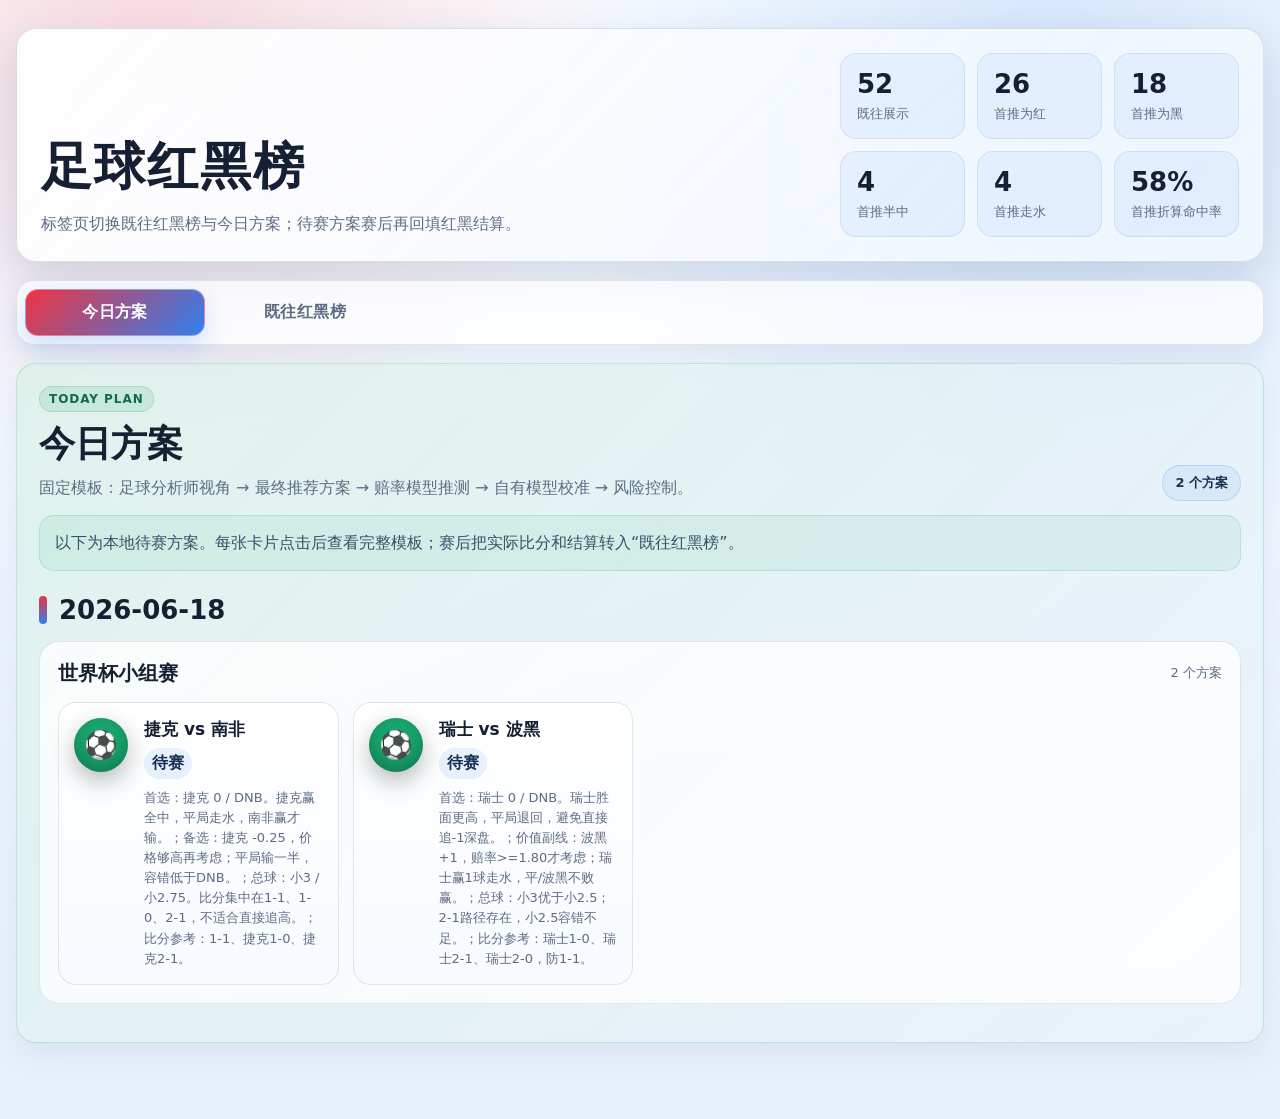
<file: index.html>
<!doctype html>
<html lang="zh-CN">
<head>
  <meta charset="utf-8">
  <meta name="viewport" content="width=device-width, initial-scale=1">
  <title>足球红黑榜</title>
  <style>
    :root {
      --bg: #eef5ff;
      --panel: #ffffff;
      --panel-2: #f7fbff;
      --line: #cdd9ea;
      --text: #162033;
      --muted: #5d6d84;
      --red: #ef3340;
      --black: #1f2937;
      --amber: #ffb020;
      --blue: #2f80ed;
      --green: #18a56d;
      --shadow: 0 16px 42px rgba(39, 65, 103, .16);
      --radius: 20px;
    }

    * { box-sizing: border-box; }

    body {
      margin: 0;
      color: var(--text);
      background:
        radial-gradient(circle at 12% 0%, rgba(239, 51, 64, .16), transparent 30%),
        radial-gradient(circle at 82% 6%, rgba(47, 128, 237, .18), transparent 34%),
        linear-gradient(180deg, #f9fcff 0%, var(--bg) 52%, #e8f0fb 100%);
      font-family: "Microsoft YaHei", "PingFang SC", system-ui, -apple-system, BlinkMacSystemFont, "Segoe UI", sans-serif;
      min-height: 100vh;
    }

    button, input, select {
      font: inherit;
    }

    .app {
      width: min(1440px, calc(100% - 32px));
      margin: 0 auto;
      padding: 28px 0 52px;
    }

    .hero {
      display: grid;
      grid-template-columns: 1fr auto;
      gap: 22px;
      align-items: end;
      margin-bottom: 18px;
      padding: 24px;
      background: linear-gradient(135deg, rgba(255, 255, 255, .94), rgba(241, 247, 255, .84));
      border: 1px solid rgba(101, 125, 160, .22);
      border-radius: var(--radius);
      box-shadow: var(--shadow);
    }

    h1 {
      margin: 0 0 8px;
      font-size: clamp(30px, 4vw, 54px);
      letter-spacing: .04em;
    }

    .subtitle {
      margin: 0;
      color: var(--muted);
      line-height: 1.7;
    }

    .scoreboard {
      display: grid;
      grid-template-columns: repeat(3, minmax(120px, 1fr));
      gap: 12px;
      min-width: min(620px, 100%);
    }

    .stat {
      padding: 15px 16px;
      border-radius: 16px;
      background: rgba(47, 128, 237, .07);
      border: 1px solid rgba(47, 128, 237, .14);
    }

    .stat b {
      display: block;
      font-size: 26px;
      margin-bottom: 4px;
    }

    .stat span {
      color: var(--muted);
      font-size: 13px;
    }

    .filters {
      position: sticky;
      top: 0;
      z-index: 5;
      display: grid;
      grid-template-columns: 1.3fr repeat(3, minmax(145px, 200px));
      gap: 12px;
      padding: 14px 0;
      background: linear-gradient(180deg, rgba(238, 245, 255, .98), rgba(238, 245, 255, .86));
      backdrop-filter: blur(12px);
    }

    .control {
      width: 100%;
      color: var(--text);
      background: var(--panel);
      border: 1px solid var(--line);
      border-radius: 14px;
      outline: none;
      padding: 13px 14px;
    }

    .control:focus {
      border-color: rgba(90, 167, 255, .95);
      box-shadow: 0 0 0 3px rgba(90, 167, 255, .18);
    }

    .legend {
      display: flex;
      flex-wrap: wrap;
      gap: 10px;
      margin: 4px 0 18px;
      color: var(--muted);
      font-size: 14px;
    }

    .legend-item {
      display: inline-flex;
      gap: 7px;
      align-items: center;
      padding: 7px 10px;
      border-radius: 999px;
      background: rgba(255, 255, 255, .045);
      border: 1px solid rgba(101, 125, 160, .18);
    }

    .dot {
      width: 12px;
      height: 12px;
      border-radius: 50%;
      display: inline-block;
    }

    .dot.hit { background: var(--red); }
    .dot.miss { background: var(--black); border: 1px solid rgba(255, 255, 255, .36); }
    .dot.mixed { background: var(--amber); }
    .dot.push { background: var(--blue); }
    .dot.pending { background: var(--green); }

    .tabs {
      display: flex;
      gap: 10px;
      margin: 0 0 18px;
      padding: 8px;
      border-radius: 18px;
      background: rgba(255, 255, 255, .72);
      border: 1px solid rgba(101, 125, 160, .18);
      box-shadow: 0 10px 28px rgba(39, 65, 103, .09);
    }

    .tab-btn {
      flex: 0 1 180px;
      padding: 12px 16px;
      color: var(--muted);
      background: transparent;
      border: 1px solid transparent;
      border-radius: 13px;
      cursor: pointer;
      font-weight: 800;
      letter-spacing: .03em;
      transition: color .16s ease, background .16s ease, border-color .16s ease, transform .16s ease;
    }

    .tab-btn:hover {
      color: #183153;
      background: rgba(47, 128, 237, .07);
      transform: translateY(-1px);
    }

    .tab-btn.active {
      color: #ffffff;
      background: linear-gradient(135deg, var(--red), var(--blue));
      border-color: rgba(255, 255, 255, .36);
      box-shadow: 0 10px 24px rgba(47, 128, 237, .22);
    }

    .tab-panel[hidden] {
      display: none;
    }

    .section-shell {
      margin: 18px 0 24px;
      padding: 22px;
      border-radius: var(--radius);
      background: rgba(255, 255, 255, .66);
      border: 1px solid rgba(101, 125, 160, .18);
      box-shadow: 0 12px 32px rgba(39, 65, 103, .08);
    }

    .today-shell {
      background:
        linear-gradient(135deg, rgba(24, 165, 109, .12), rgba(47, 128, 237, .07)),
        rgba(255, 255, 255, .72);
      border-color: rgba(24, 165, 109, .2);
    }

    .section-head {
      display: flex;
      justify-content: space-between;
      gap: 16px;
      align-items: end;
      margin-bottom: 14px;
    }

    .section-head h2 {
      margin: 0;
      font-size: clamp(24px, 3vw, 36px);
    }

    .section-head p {
      margin: 6px 0 0;
      color: var(--muted);
      line-height: 1.65;
    }

    .eyebrow {
      display: inline-flex;
      margin: 0 0 8px;
      padding: 5px 9px;
      color: #126a49;
      background: rgba(24, 165, 109, .12);
      border: 1px solid rgba(24, 165, 109, .2);
      border-radius: 999px;
      font-size: 12px;
      font-weight: 700;
      letter-spacing: .08em;
    }

    .section-pill {
      flex: 0 0 auto;
      padding: 8px 12px;
      color: #183153;
      background: rgba(47, 128, 237, .09);
      border: 1px solid rgba(47, 128, 237, .18);
      border-radius: 999px;
      font-size: 13px;
      font-weight: 700;
      white-space: nowrap;
    }

    .template-note {
      margin: 0 0 14px;
      padding: 13px 15px;
      color: #35506c;
      background: rgba(24, 165, 109, .08);
      border: 1px solid rgba(24, 165, 109, .18);
      border-radius: 15px;
      line-height: 1.7;
    }

    .date-section {
      margin-top: 24px;
    }

    .date-title {
      display: flex;
      align-items: center;
      gap: 12px;
      margin: 0 0 14px;
      font-size: 26px;
    }

    .date-title::before {
      content: "";
      width: 8px;
      height: 28px;
      border-radius: 999px;
      background: linear-gradient(180deg, var(--red), var(--blue));
    }

    .series-section {
      margin: 16px 0;
      padding: 18px;
      border-radius: var(--radius);
      background: rgba(24, 33, 51, .76);
      background: rgba(255, 255, 255, .78);
      border: 1px solid rgba(101, 125, 160, .18);
    }

    .series-head {
      display: flex;
      justify-content: space-between;
      gap: 16px;
      align-items: center;
      margin-bottom: 15px;
    }

    .series-head h3 {
      margin: 0;
      font-size: 20px;
    }

    .series-count {
      color: var(--muted);
      font-size: 13px;
      white-space: nowrap;
    }

    .cards {
      display: grid;
      grid-template-columns: repeat(auto-fill, minmax(255px, 1fr));
      gap: 14px;
    }

    .card {
      position: relative;
      display: grid;
      grid-template-columns: 58px 1fr;
      gap: 12px;
      min-height: 140px;
      padding: 15px;
      border-radius: 18px;
      background: linear-gradient(180deg, rgba(255, 255, 255, .96), rgba(246, 250, 255, .88));
      border: 1px solid rgba(101, 125, 160, .18);
      cursor: pointer;
      text-align: left;
      color: var(--text);
      transition: transform .16s ease, border-color .16s ease, background .16s ease;
    }

    .card:hover {
      transform: translateY(-2px);
      border-color: rgba(47, 128, 237, .35);
      background: linear-gradient(180deg, rgba(255, 255, 255, 1), rgba(235, 244, 255, .92));
    }

    .ball {
      width: 54px;
      height: 54px;
      display: grid;
      place-items: center;
      border-radius: 50%;
      font-size: 27px;
      line-height: 1;
      box-shadow: inset 0 -8px 16px rgba(0, 0, 0, .22), 0 9px 25px rgba(0, 0, 0, .28);
    }

    .ball.hit { background: var(--red); }
    .ball.miss { background: var(--black); border: 1px solid rgba(255, 255, 255, .18); }
    .ball.mixed { background: var(--amber); color: #161000; }
    .ball.push { background: var(--blue); color: #06111e; }
    .ball.pending { background: var(--green); color: #06170f; }

    .card h4 {
      margin: 0 0 7px;
      font-size: 17px;
      line-height: 1.35;
    }

    .score {
      display: inline-flex;
      gap: 6px;
      align-items: center;
      padding: 5px 8px;
      border-radius: 999px;
      background: rgba(47, 128, 237, .1);
      color: #183153;
      font-weight: 700;
      margin-bottom: 9px;
    }

    .card p {
      margin: 0;
      color: var(--muted);
      line-height: 1.55;
      font-size: 13px;
    }

    .badges {
      display: flex;
      gap: 6px;
      flex-wrap: wrap;
      margin-top: 10px;
    }

    .badge {
      padding: 4px 7px;
      border-radius: 999px;
      color: #33506f;
      background: rgba(47, 128, 237, .08);
      border: 1px solid rgba(47, 128, 237, .14);
      font-size: 12px;
    }

    .badge-hit {
      color: #9f1722;
      background: rgba(239, 51, 64, .13);
      border-color: rgba(239, 51, 64, .28);
      font-weight: 700;
    }

    .badge-miss {
      color: #111827;
      background: rgba(17, 24, 39, .12);
      border-color: rgba(17, 24, 39, .28);
      font-weight: 700;
    }

    .badge-mixed {
      color: #8a5200;
      background: rgba(255, 176, 32, .18);
      border-color: rgba(255, 176, 32, .34);
      font-weight: 700;
    }

    .badge-push {
      color: #0f4f98;
      background: rgba(47, 128, 237, .14);
      border-color: rgba(47, 128, 237, .3);
      font-weight: 700;
    }

    .badge-pending {
      color: #126a49;
      background: rgba(24, 165, 109, .14);
      border-color: rgba(24, 165, 109, .3);
      font-weight: 700;
    }

    .empty {
      padding: 36px;
      text-align: center;
      color: var(--muted);
      border: 1px dashed var(--line);
      border-radius: var(--radius);
      background: rgba(255, 255, 255, .6);
    }

    .modal-backdrop {
      position: fixed;
      inset: 0;
      z-index: 20;
      display: none;
      align-items: center;
      justify-content: center;
      padding: 22px;
      background: rgba(83, 106, 137, .36);
      backdrop-filter: blur(10px);
    }

    .modal-backdrop.open { display: flex; }

    .modal {
      width: min(860px, 100%);
      max-height: min(780px, calc(100vh - 44px));
      overflow: auto;
      border-radius: 22px;
      background: #ffffff;
      border: 1px solid rgba(101, 125, 160, .2);
      box-shadow: var(--shadow);
    }

    .modal-head {
      position: sticky;
      top: 0;
      z-index: 2;
      display: grid;
      grid-template-columns: 62px 1fr auto;
      gap: 14px;
      align-items: center;
      padding: 18px 20px;
      background: rgba(255, 255, 255, .96);
      border-bottom: 1px solid rgba(101, 125, 160, .16);
      backdrop-filter: blur(12px);
    }

    .modal h2 {
      margin: 0 0 4px;
      font-size: 24px;
    }

    .modal-meta {
      color: var(--muted);
      font-size: 13px;
    }

    .close-btn {
      width: 40px;
      height: 40px;
      color: var(--text);
      background: rgba(47, 128, 237, .08);
      border: 1px solid rgba(47, 128, 237, .16);
      border-radius: 12px;
      cursor: pointer;
    }

    .modal-body {
      padding: 20px;
      display: grid;
      gap: 14px;
    }

    .detail-block {
      padding: 15px;
      border-radius: 16px;
      background: rgba(47, 128, 237, .055);
      border: 1px solid rgba(47, 128, 237, .12);
    }

    .detail-block h3 {
      margin: 0 0 9px;
      font-size: 16px;
      color: #183153;
    }

    .detail-block p,
    .detail-block li {
      color: #4f6179;
      line-height: 1.75;
    }

    .detail-block p { margin: 0; }
    .detail-block ul { margin: 0; padding-left: 20px; }

    @media (max-width: 920px) {
      .hero { grid-template-columns: 1fr; }
      .scoreboard { grid-template-columns: repeat(2, minmax(120px, 1fr)); }
      .filters { grid-template-columns: 1fr 1fr; }
    }

    @media (max-width: 620px) {
      .app { width: min(100% - 20px, 1440px); padding-top: 12px; }
      .hero { padding: 18px; }
      .tabs { grid-template-columns: 1fr; display: grid; }
      .tab-btn { flex: auto; }
      .section-shell { padding: 16px; }
      .section-head { display: block; }
      .section-pill { display: inline-flex; margin-top: 10px; }
      .filters { grid-template-columns: 1fr; }
      .cards { grid-template-columns: 1fr; }
      .modal-head { grid-template-columns: 52px 1fr auto; }
      .ball { width: 48px; height: 48px; font-size: 24px; }
    }
  </style>
</head>
<body>
  <main class="app">
    <section class="hero">
      <div>
        <h1>足球红黑榜</h1>
        <p class="subtitle">标签页切换既往红黑榜与今日方案；待赛方案赛后再回填红黑结算。</p>
      </div>
      <div class="scoreboard" id="scoreboard"></div>
    </section>

    <nav class="tabs" role="tablist" aria-label="红黑榜页面切换">
      <button class="tab-btn active" id="todayTab" type="button" role="tab" aria-selected="true" aria-controls="todayPanel" data-panel="todayPanel">今日方案</button>
      <button class="tab-btn" id="historyTab" type="button" role="tab" aria-selected="false" aria-controls="historyPanel" data-panel="historyPanel">既往红黑榜</button>
    </nav>

    <section class="section-shell today-shell tab-panel" id="todayPanel" role="tabpanel" aria-labelledby="todayTab">
      <div class="section-head">
        <div>
          <span class="eyebrow">TODAY PLAN</span>
          <h2 id="todayTitle">今日方案</h2>
          <p>固定模板：足球分析师视角 → 最终推荐方案 → 赔率模型推测 → 自有模型校准 → 风险控制。</p>
        </div>
        <span class="section-pill" id="todayCount"></span>
      </div>
      <p class="template-note">以下为本地待赛方案。每张卡片点击后查看完整模板；赛后把实际比分和结算转入“既往红黑榜”。</p>
      <section id="todayBoard"></section>
    </section>

    <section class="section-shell tab-panel" id="historyPanel" role="tabpanel" aria-labelledby="historyTab" hidden>
      <div class="section-head">
        <div>
          <span class="eyebrow">HISTORY</span>
          <h2 id="historyTitle">既往红黑榜</h2>
          <p>保留前面的红黑榜记录，支持按日期、系列赛、结果和关键词筛选。</p>
        </div>
        <span class="section-pill">赛后复盘</span>
      </div>

      <section class="filters" aria-label="筛选">
        <input class="control" id="searchInput" type="search" placeholder="搜索球队、盘口、经验关键词...">
        <select class="control" id="dateFilter"></select>
        <select class="control" id="seriesFilter"></select>
        <select class="control" id="statusFilter">
          <option value="all">全部结果</option>
          <option value="hit">只看红</option>
          <option value="miss">只看黑</option>
          <option value="mixed">只看半中/混合</option>
          <option value="push">只看走水</option>
        </select>
      </section>

      <div class="legend">
        <span class="legend-item"><span class="dot hit"></span>红：推荐结构命中</span>
        <span class="legend-item"><span class="dot miss"></span>黑：主方向失误</span>
        <span class="legend-item"><span class="dot mixed"></span>半中/混合：方向部分对、结构不优</span>
        <span class="legend-item"><span class="dot push"></span>走水：主盘口退回本金</span>
        <span class="legend-item"><span class="dot pending"></span>待赛：今日方案未结算</span>
      </div>

      <section id="board"></section>
    </section>
  </main>

  <div class="modal-backdrop" id="modalBackdrop" role="dialog" aria-modal="true" aria-labelledby="modalTitle">
    <article class="modal">
      <header class="modal-head">
        <div class="ball" id="modalBall">⚽</div>
        <div>
          <h2 id="modalTitle"></h2>
          <div class="modal-meta" id="modalMeta"></div>
        </div>
        <button class="close-btn" id="modalClose" aria-label="关闭">×</button>
      </header>
      <div class="modal-body" id="modalBody"></div>
    </article>
  </div>

  <script>
    const records = [
      {
        date: "2026-06-08",
        series: "男子国家队友谊赛",
        match: "斯里兰卡 vs 不丹",
        score: "4-1",
        status: "miss",
        label: "黑榜",
        summary: "低估低级别比赛崩盘风险，小2.5和不丹受让保护失败。",
        plan: ["小于2.5 @2.14", "不丹 +1.5 @1.64"],
        settlement: ["小2.5输", "不丹+1.5输"],
        review: "低排名国家队友谊赛防守稳定性很差，FIFA/Elo平衡感不能直接转化为小球和受让安全。",
        lessons: ["低级别国家队不要重仓小球。", "弱队+1.5不等于安全，尤其下半场体能和防线会断。"]
      },
      {
        date: "2026-06-09",
        series: "男子国家队友谊赛",
        match: "荷兰 vs 乌兹别克斯坦",
        score: "2-1",
        status: "hit",
        label: "红榜",
        summary: "强队赢球但不穿深盘，受让保护方向正确。",
        plan: ["乌兹别克斯坦 +2 / +2.5", "避开荷兰低赔ML和深让"],
        settlement: ["乌兹别克斯坦+2赢/推", "乌兹别克斯坦+2.5赢"],
        review: "友谊赛强队控制比赛后不一定继续扩大比分，低赔胜出和深盘穿出是两回事。",
        lessons: ["强队ML低于1.30通常不是价值。", "优先找受让+1.5/+2/+2.5。"]
      },
      {
        date: "2026-06-09",
        series: "男子国家队友谊赛",
        match: "法国 vs 北爱尔兰",
        score: "3-1",
        status: "mixed",
        label: "半中",
        summary: "首推北爱+2/+2.5为保护结构，+2走水、+2.5全赢，按首推组合计半中。",
        plan: ["北爱尔兰 +2 / +2.5", "避免法国低赔ML"],
        settlement: ["北爱+2推", "北爱+2.5赢"],
        review: "强队赢2球的比分带很厚，+2/+2.5比追-2.5更合理。",
        lessons: ["强弱明显但友谊赛轮换时，受让盘比强队让深盘更稳。"]
      },
      {
        date: "2026-06-09",
        series: "男子国家队友谊赛",
        match: "尼日尔 vs 毛里塔尼亚",
        score: "0-1",
        status: "hit",
        label: "红榜",
        summary: "毛里塔尼亚方向和小比分逻辑兑现。",
        plan: ["毛里塔尼亚方向/不败", "低比分优先"],
        settlement: ["毛里塔尼亚胜", "小比分命中"],
        review: "多模型冲突时没有强行扩大仓位，最终客队方向兑现。",
        lessons: ["模型冲突场可小仓抓方向，但不要进稳胆串。"]
      },
      {
        date: "2026-06-09",
        series: "青年队友谊赛",
        match: "意大利U21 vs 阿尔巴尼亚U21",
        score: "1-0",
        status: "hit",
        label: "红榜",
        summary: "意大利方向对，但深盘不可追。",
        plan: ["意大利 DNB/小让", "避免-1.5以上深盘"],
        settlement: ["意大利胜", "深盘难穿"],
        review: "青年队强队能赢但不稳定穿盘，1-0是典型友谊赛比分。",
        lessons: ["U21/U23强队不要当成年队强队处理。"]
      },
      {
        date: "2026-06-09",
        series: "埃及杯",
        match: "恩彼 vs 马斯里",
        score: "0-3",
        status: "hit",
        label: "红榜",
        summary: "马斯里方向对，但小球思路被杯赛状态打穿。",
        plan: ["马斯里DNB/方向", "偏小球"],
        settlement: ["马斯里方向赢", "小球输"],
        review: "杯赛一旦先丢球，落后方压上会放大反击进球。",
        lessons: ["杯赛淘汰场别把边路方向和小球强绑定。"]
      },
      {
        date: "2026-06-09",
        series: "青年队友谊赛",
        match: "USA U21 vs 乌兹别克斯坦U23",
        score: "0-1",
        status: "hit",
        label: "红榜",
        summary: "反名气盘成功，乌兹别克斯坦受让/不败方向兑现。",
        plan: ["乌兹别克斯坦U23 +0.75/+1", "避免USA名气低赔"],
        settlement: ["乌兹别克斯坦U23胜", "受让全赢"],
        review: "U21对U23存在年龄和阵容差，不应只按美国名气定价。",
        lessons: ["青年队跨年龄比赛，名气盘要降权。"]
      },
      {
        date: "2026-06-09",
        series: "男子国家队友谊赛",
        match: "秘鲁 vs 西班牙",
        score: "1-3",
        status: "push",
        label: "走水",
        summary: "首推秘鲁+2最终走水，+2.5备选命中，但按第一推荐只计走水。",
        plan: ["秘鲁 +2 @1.94", "秘鲁 +2.5 @1.54", "不买西班牙ML @1.12"],
        settlement: ["秘鲁+2推", "秘鲁+2.5赢", "小3/小3.5输"],
        review: "强队3-0后可能丢安慰球，受让保护比小球更稳。",
        lessons: ["热门强队高xG时，慎用小3.5。"]
      },
      {
        date: "2026-06-09",
        series: "女子国家队友谊赛",
        match: "巴拿马女足 vs 牙买加女足",
        score: "0-0",
        status: "push",
        label: "走水",
        summary: "首推牙买加DNB走水，小球和BTTS No备选命中，但按第一推荐只计走水。",
        plan: ["牙买加 +0/DNB", "小3.5", "小2.5高价才买"],
        settlement: ["DNB走水", "小2.5/小3.5赢", "BTTS No赢"],
        review: "二番战防守调整明显，胜负方向不如不败+小球。",
        lessons: ["女足二番战优先DNB/X2/小球，不追首战赢家ML。"]
      },
      {
        date: "2026-06-09",
        series: "男子国家队友谊赛",
        match: "瓦努阿图 vs 斐济",
        score: "2-2",
        status: "hit",
        label: "红榜",
        summary: "首推是避开瓦努阿图ML 1.59，最终2-2未打出主胜，避热判断正确。",
        plan: ["避免瓦努阿图ML 1.59", "早期BTTS/大2.5", "后期小2.5仅投机"],
        settlement: ["瓦努阿图ML输", "大2.5赢", "BTTS赢"],
        review: "低信息岛国/区域赛，热门压缩到1.60附近要警惕。",
        lessons: ["区域友谊赛更适合BTTS/大球或受让，不追快速降赔热门。"]
      },
      {
        date: "2026-06-09",
        series: "男子国家队友谊赛",
        match: "塔吉克斯坦 vs 印度",
        score: "1-1",
        status: "miss",
        label: "黑榜",
        summary: "首推塔吉克斯坦ML失败，DNB走水和小3.5备选命中不改变首推判定。",
        plan: ["塔吉克斯坦ML小仓", "避免-0.75", "小3.5"],
        settlement: ["塔吉克斯坦ML输", "DNB推", "小3.5赢"],
        review: "首回合3-1不能直接外推，印度二番战调整有效。",
        lessons: ["同对手短期复赛，首战赢家必须降权。"]
      },
      {
        date: "2026-06-09",
        series: "女子国家队友谊赛",
        match: "澳大利亚女足 vs 墨西哥女足",
        score: "3-1",
        status: "miss",
        label: "黑榜",
        summary: "过度倾向墨西哥和小球，澳大利亚反弹打出高节奏。",
        plan: ["墨西哥 +0.5/X2", "小2.5", "BTTS No"],
        settlement: ["墨西哥受让输", "小2.5输", "BTTS No输"],
        review: "强队首战输球后的主场反弹不能被简单当作继续被压制。",
        lessons: ["女足近期大胜数据要做对手强度校正。", "强队窄败后的二番战可转向反弹+大球。"]
      },
      {
        date: "2026-06-10",
        series: "男子国家队友谊赛",
        match: "中国 vs 泰国",
        score: "0-0",
        status: "hit",
        label: "红榜",
        summary: "不买中国主胜，泰国受让和小球命中。",
        plan: ["泰国 +1", "小3.5", "避免中国ML低价"],
        settlement: ["泰国+1赢", "小3.5/小2.5赢", "中国ML输"],
        review: "双方评级接近，主场优势不足以支撑短价主胜。",
        lessons: ["近均势AFC友谊赛，平局概率必须作为主结果处理。"]
      },
      {
        date: "2026-06-10",
        series: "男子国家队友谊赛",
        match: "菲律宾 vs 缅甸",
        score: "5-1",
        status: "hit",
        label: "红榜",
        summary: "大球/BTTS优于低赔主胜，东南亚低级别高事件兑现。",
        plan: ["大2.5 >=1.75", "BTTS Yes >=1.90", "菲律宾ML低价不追"],
        settlement: ["大2.5赢", "BTTS赢", "菲律宾胜"],
        review: "这里不该过度使用FIFA/Elo防冷，近期进攻和外部大球信号更重要。",
        lessons: ["低级别东南亚场，优先看总球/队伍总球。"]
      },
      {
        date: "2026-06-10",
        series: "男子国家队友谊赛",
        match: "亚美尼亚 vs 摩尔多瓦",
        score: "1-1",
        status: "miss",
        label: "黑榜",
        summary: "首推亚美尼亚ML未兑现，小3.5和摩尔多瓦受让只是备选命中，按首推计黑。",
        plan: ["亚美尼亚ML只>=1.70才买", "小3.5", "摩尔多瓦+1.5"],
        settlement: ["亚美尼亚ML输", "小3.5赢", "摩尔多瓦+1.5赢"],
        review: "1.60-1.70区间友谊赛热门并不稳，1-1在比分带内。",
        lessons: ["中档热门配22-25%平局时，ML不适合串关。"]
      },
      {
        date: "2026-06-10",
        series: "男子国家队友谊赛",
        match: "刚果DR vs 智利",
        score: "1-2",
        status: "hit",
        label: "红榜",
        summary: "智利+0.5和小3.5是正确结构，刚果DR主方向太脆。",
        plan: ["智利 +0.5", "小3.5", "不重仓刚果DR ML"],
        settlement: ["智利+0.5赢", "小3.5赢", "小2.5输"],
        review: "两队差距不大时，+0.5和小3.5比轻热门ML稳。",
        lessons: ["主比分含2-1/1-2时，小3.5优于小2.5。"]
      },
      {
        date: "2026-06-10",
        series: "男子国家队友谊赛",
        match: "印尼 vs 莫桑比克",
        score: "1-0",
        status: "push",
        label: "走水",
        summary: "首推印尼-1亚洲盘最终走水，小球和BTTS No备选命中，按第一推荐只计走水。",
        plan: ["印尼 -1 亚洲价够才买", "小3.5", "BTTS No"],
        settlement: ["印尼ML赢", "印尼-1推", "小3.5赢", "BTTS No赢"],
        review: "市场和本地赔率模型胜过FIFA/Elo，但FIFA/Elo正确限制深盘仓位。",
        lessons: ["赔率模型与市场一致时，不要只因FIFA分逆向。"]
      },
      {
        date: "2026-06-10",
        series: "男子国家队友谊赛",
        match: "匈牙利 vs 哈萨克斯坦",
        score: "3-1",
        status: "miss",
        label: "黑榜",
        summary: "首推哈萨克斯坦+1.5失败，+2备选走水不能抵消第一推荐失误。",
        plan: ["哈萨克斯坦 +1.5 小价值", "更稳为 +2", "小3.5需谨慎"],
        settlement: ["哈萨克+1.5输", "哈萨克+2推", "小3.5输"],
        review: "强队xG>2且弱队有进球概率时，3-1路径很危险。",
        lessons: ["+2和+1.5差异很大，稳妥串关优先推盘保护。"]
      },
      {
        date: "2026-06-10",
        series: "男子国家队友谊赛",
        match: "巴林 vs 叙利亚",
        score: "0-0",
        status: "hit",
        label: "红榜",
        summary: "小2亚洲和小1.5命中，边线全部不如小球。",
        plan: ["小2亚洲 @2.12", "小1.5 @2.84小注", "避免巴林ML/DNB"],
        settlement: ["小2全赢", "小1.5赢"],
        review: "近均势西亚友谊赛，低比分和平局权重很高。",
        lessons: ["U2亚洲优于短价U2.5。", "边线压缩后不要追主胜。"]
      },
      {
        date: "2026-06-10",
        series: "男子国家队友谊赛",
        match: "利比里亚 vs 塞拉利昂",
        score: "3-1",
        status: "miss",
        label: "黑榜",
        summary: "低估利比里亚主场反弹和二番战开放度。",
        plan: ["小2.5", "塞拉利昂DNB/ML高价才买"],
        settlement: ["小2.5输", "塞拉利昂方向输"],
        review: "首战小比分和塞拉利昂1-0优势被过度外推。",
        lessons: ["复仇/主场回合要提高波动率。", "近均势且价格不够，不进主串。"]
      },
      {
        date: "2026-06-10",
        series: "男子国家队友谊赛",
        match: "吉尔吉斯 vs 巴勒斯坦",
        score: "0-0",
        status: "mixed",
        label: "半中",
        summary: "首推巴勒斯坦DNB/X2为组合保护，DNB走水、X2命中，按首推组合计半中。",
        plan: ["巴勒斯坦DNB/X2价格够才买", "小2.5/小3.5", "避免硬买ML"],
        settlement: ["DNB推", "小球赢", "ML输"],
        review: "客队小优不等于必须赢，平局概率接近30%。",
        lessons: ["轻微客优场，DNB/X2/小球比ML好。"]
      },
      {
        date: "2026-06-10",
        series: "女子国家队友谊赛",
        match: "日本女足 vs 南非女足",
        score: "0-1",
        status: "hit",
        label: "红榜",
        summary: "首推是避开日本ML 1.03，最终日本0-1输球，防过热判断直接命中。",
        plan: ["避开日本ML 1.03", "南非 +3.5 防过热", "落后后不追日本低价 comeback"],
        settlement: ["南非+3.5赢", "赛中南非X2赢", "日本深盘全输"],
        review: "首战5-0制造严重过热，二番战轮换和调整风险被低估。",
        lessons: ["女足首战大胜后二番战要防冷。", "强队落后但live仍短，优先看下狗X2。"]
      },
      {
        date: "2026-06-10",
        series: "女子国家队友谊赛",
        match: "印尼女足 vs 柬埔寨女足",
        score: "1-1",
        status: "push",
        label: "走水",
        summary: "首推柬埔寨+0/DNB走水，+0.25和小球备选命中，按第一推荐只计走水。",
        plan: ["柬埔寨 +0/DNB >=1.90", "更优为 +0.25", "小2.5/小3.5"],
        settlement: ["柬埔寨DNB走水", "+0.25半赢", "小2.5/小3.5赢"],
        review: "方向对但DNB 1.85略低，5U偏重；结构上+0.25更适合1-1比分带。",
        lessons: ["女足模型冲突场限仓。", "1-1主比分时，+0.25优于+0。"]
      },
      {
        date: "2026-06-10",
        series: "男子国家队友谊赛",
        match: "阿根廷 vs 冰岛",
        score: "3-0",
        status: "hit",
        label: "红榜",
        summary: "首推为阿根廷胜但不买低赔ML，方向兑现；小2.5与冰岛+2.5副线失败不改变首推计红。",
        plan: ["主线阿根廷胜但不买低赔ML", "小2.5 >=2.25", "冰岛 +2.5 >=1.50", "保守替代：阿根廷 -1 / 小3.5 / BTTS No"],
        settlement: ["阿根廷胜赢", "阿根廷-1赢", "小3.5赢", "BTTS No赢", "小2.5输", "冰岛+2.5输"],
        review: "胜负和比分带判断正确，3-0也在赛前主区间内；但最终方案把友谊赛轮换和冰岛抗压能力权重放得过高。市场校准与自建模型都显示阿根廷xG可到2.4以上、冰岛xG低于0.6时，3-0是自然路径，不应把冰岛+2.5和小2.5放到主仓。",
        lessons: ["精英强队且对手xG极低时，友谊赛轮换不能机械转成下狗+2.5。", "主比分含3-0时，小3.5优于小2.5。", "这种结构优先阿根廷-1/BTTS No/小3.5，少碰深盘和低赔ML。"]
      },
      {
        date: "2026-06-10",
        series: "Diamond Jubilee国际足球锦标赛",
        match: "巴基斯坦 vs 阿富汗",
        score: "2-0",
        status: "hit",
        label: "红榜",
        summary: "逆市场和通用模型，采用赛会实时证据看巴基斯坦不败，DNB/+0.25方向命中；半场平次选失败。",
        plan: ["巴基斯坦 0/DNB >=1.85", "巴基斯坦 +0.25 >=1.65", "半场平 >=1.80", "不重仓阿富汗ML/DNB"],
        settlement: ["巴基斯坦DNB赢", "巴基斯坦+0.25赢", "巴基斯坦ML赢", "BTTS No赢", "小2.5赢", "半场平输（半场1-0）", "阿富汗方向输"],
        review: "PL/Soccer-Betting和FIFA长期评级都偏阿富汗，但本届赛会活体证据更强：巴基斯坦小组阶段5进球0失球，且已2-0击败阿富汗。最终选择巴基斯坦不败/DNB而非盲买ML，既避开模型滞后，也保留平局保护。需要修正的是半场平：实际进球分布为上半场1球、下半场1球，半场1-0，低比分不等于半场必平。",
        lessons: ["短赛会中，近期共同对手和直接交手可高于通用模型。", "市场未充分重定价前一场2-0和净胜球优势时，DNB/+0.25是价值入口。", "低级别决赛仍需保护，不宜裸买ML重仓。", "半场平不能只由低比分推出；若一方状态和定位球/反击效率更强，要防上半场先手进球。"]
      },
      {
        date: "2026-06-11",
        series: "男子国家队友谊赛",
        match: "葡萄牙 vs 尼日利亚",
        score: "2-1",
        status: "hit",
        label: "红榜",
        summary: "葡萄牙小胜方向正确，尼日利亚+2和小3.5命中；小2.5价值腿失败。",
        plan: ["原首选：尼日利亚 +2 @1.55", "价值小注：小2.5 @2.40", "串关稳腿：小3.5 @1.57", "阵容后：葡萄牙-1.5只可小注", "胜赔升至1.38后：小3.5、尼日利亚+2优先，葡萄牙-1.5降级"],
        settlement: ["葡萄牙胜赢", "尼日利亚+2赢", "小3.5赢", "2-1比分带命中", "小2.5输", "BTTS No输", "葡萄牙-1.5输/应放弃"],
        review: "首发公布后葡萄牙中轴很强，模型把葡萄牙胜率和xG上调，但即时胜赔从低位升到1.38，说明市场并不支持追深盘。最终上半场1-1、下半场葡萄牙再进1球，验证了“葡萄牙赢但不打穿”的主线。尼日利亚缺少顶级锋线核心并不等于没有进球能力，2-1路径使小3.5优于小2.5。",
        lessons: ["强首发不等于深盘价值，尤其胜赔临场上升时。", "强队友谊赛常见赢球不穿盘，+2保护比追-1.5更稳。", "比分带含2-1时，小3.5应优先于小2.5。", "下狗缺核心前锋只降低上限，不等于BTTS No稳。"]
      },
      {
        date: "2026-06-11",
        series: "男子国家队友谊赛",
        match: "英格兰 vs 哥斯达黎加",
        score: "3-0",
        status: "miss",
        label: "黑榜",
        summary: "首推哥斯达黎加+2失败，3-0比分带、小3.5和BTTS No备选命中不改变第一推荐判定。",
        plan: ["首选：哥斯达黎加 +2 @2.02", "稳妥备选：哥斯达黎加 +2.5 @1.62", "保守总球：小3.5 @1.57", "预测比分：英格兰 2-0；次选 3-0 / 2-1；防冷 1-0"],
        settlement: ["英格兰胜赢", "小3.5赢", "BTTS No赢", "3-0比分带命中", "哥斯达黎加+2输", "哥斯达黎加+2.5输", "英格兰-2/-2.5方向赢但赛前被低估"],
        review: "模型方向和比分带并不差：英格兰胜面极大，3-0也在赛前次选区间。问题是最终方案把友谊赛轮换、防冷和哥斯达黎加受让保护权重放得过高。实际上半场1-0并未变成慢节奏保守收尾，英格兰下半场再进2球，说明强队即使不全程冲刺，也能靠控制力和替补质量把比分扩大。",
        lessons: ["强队xG超过2.2、对手xG低于0.8且3-0已在主比分带时，+2/+2.5不能做主仓。", "精英强队零封结构里，小3.5往往比下狗+2更稳。", "友谊赛轮换不能机械等同于不穿深盘。", "半场1-0仍可能通过下半场质量差变成3-0。"]
      },
      {
        date: "2026-06-11",
        series: "男子国家队友谊赛",
        match: "玻利维亚（中） vs 阿尔及利亚",
        score: "0-4",
        status: "hit",
        label: "红榜",
        summary: "阿尔及利亚方向和让球主线命中，-1/-1.25/-1.5全赢；小3.5保守腿失败。",
        plan: ["第一选择：阿尔及利亚 -1 @1.55+", "第二选择：阿尔及利亚 -1.25 @1.85+", "进取小注：阿尔及利亚 -1.5 @2.05+", "保守总球：小3.5 @1.43+"],
        settlement: ["阿尔及利亚胜赢", "阿尔及利亚-1赢", "阿尔及利亚-1.25赢", "阿尔及利亚-1.5赢", "BTTS No赢", "大2.5赢", "小3.5输", "玻利维亚+1.5/+2方向输"],
        review: "市场、PL模型和Soccer-Betting全部偏阿尔及利亚，Soccer-Betting xG为玻利维亚0.58-2.54阿尔及利亚，优势接近两球。最终0-4、半场0-1说明上半场慢热并不等于强队收手，下半场质量差和体能差距把比分拉开。赛前选阿尔及利亚-1作为主入口是正确的，既避开低赔ML，又覆盖1球小胜风险；但小3.5低估了0-4这种强队零封大胜路径。",
        lessons: ["市场+PL+Soccer-Betting三层同向且xG差接近2球时，不要过度保护下狗。", "强队xG高于2.4、弱队xG低于0.7时，小3.5并不稳。", "半场0-1仍可能在下半场变成0-3/0-4，尤其弱队体能和替补质量不足。", "强队零封结构里，BTTS No有时优于小3.5。"]
      },
      {
        date: "2026-06-12",
        series: "世界杯",
        match: "墨西哥 vs 南非",
        score: "2-0",
        status: "hit",
        label: "红榜",
        summary: "墨西哥上半场1-0、下半场1-0，最终2-0拿下南非。赛前主线墨西哥-1、南非进球小0.5、小3.5以及2-0比分倾向全部命中；防冷备选南非+1.5失败。整体验证了市场主胜低赔不宜单买、-1保护结构更优，以及高原主场后程优势的判断。",
        plan: [
          "第一选择：墨西哥 -1 @1.68 左右。",
          "第二选择：南非全场进球数小0.5 @1.65+。",
          "进取小注：墨西哥 -1.25 @2.05+。",
          "串关保护：小3.5可用，但赔率偏低。",
          "预测比分：主推2-0，次选1-0 / 3-0 / 2-1。"
        ],
        settlement: [
          "墨西哥-1赢，2-0打穿主线。",
          "墨西哥-1.25赢，进取方向命中。",
          "南非进球小0.5赢，南非全场0进球。",
          "小3.5赢，但低赔率不适合重仓。",
          "2-0比分倾向命中。",
          "南非+1.5输，防冷备选失败。"
        ],
        review: "临场首发显示墨西哥右后卫选择更偏防守稳定的雷耶斯，而南非摆五后卫加双前锋，双方信号都偏向墨西哥控风险、南非控净胜球。比赛走势与模型一致：墨西哥先取得领先后没有冒进，下半场继续依靠主场、高原适应和阵容质量扩大到2-0。蒙特斯、兹瓦内、西索尔三张红牌提高了后段波动，但南非纪律和阵型完整性受损更大，五后卫防冷结构最终被打穿。",
        lessons: [
          "五后卫不等于受让安全，弱队一旦落后且纪律风险上升，+1.5仍可能被打穿。",
          "高原主场优势更容易在下半场体现，适合修正强队后程进球概率。",
          "强队-1比-1.5更适合作为主入口，兼顾赢1走水和赢2打穿。",
          "当赛前比分带集中在1-0/2-0时，南非进球小0.5比低赔小3.5更有价值。"
        ]
      },
      {
        date: "2026-06-12",
        series: "世界杯",
        match: "韩国 vs 捷克",
        score: "2-1",
        status: "hit",
        label: "红榜",
        summary: "韩国最终2-1击败捷克，总分落在赛前比分倾向内。韩国+0.25、韩国DNB和韩国胜方向全部命中，2-1比分带命中；赛前对低赔小2.5的回避也正确。本场验证了市场接近平手时，自建模型对韩国小优和不败概率的修正有效。",
        plan: [
          "核心方向：韩国 +0.25。",
          "价值保护：韩国 0 / DNB @1.80以上。",
          "进取小注：韩国胜 @2.60以上。",
          "角球节奏：大8.5倾向，需以官方角球数据单独校验。",
          "预测比分：1-1 / 韩国1-0，次选韩国2-1 / 2-0。"
        ],
        settlement: [
          "韩国+0.25赢。",
          "韩国DNB赢。",
          "韩国胜赢。",
          "2-1比分倾向命中。",
          "回避低赔小2.5正确，最终总进球3球。",
          "角球大8.5待官方角球数据确认。"
        ],
        review: "赛前市场给到韩国2.62、平局3.10、捷克2.80，去水后接近平手，说明韩国并非被市场明显高估。WorldCup自建Elo-Poisson原始输出为韩国xG 1.4136、捷克xG 1.1854，韩国胜40.1%、平31.1%、捷克胜28.8%；结合韩国世界杯经验、驻地适应和防守稳定性后，修正为韩国小优、不败概率约73%-75%。最终韩国2-1兑现了这种小优势结构，也验证了不要把本场压成低比分稳局，1-1/2-1权重应高于低赔小2.5。",
        lessons: [
          "不是强弱盘，市场接近平手，不能按韩国排名优势重仓ML。",
          "捷克进攻状态好，低赔小2.5没有足够EV，防1-1/2-1是正确的。",
          "韩国+0.25和DNB比直接韩国胜更适合作为主结构，能覆盖高平局权重。",
          "当市场接近平手但自建模型给出小优时，优先选保护性方向，再用小注覆盖胜出比分。",
          "比分带包含2-1时，不要把BTTS No或小2.5放到主线。"
        ]
      },
      {
        date: "2026-06-14",
        series: "世界杯小组赛",
        match: "加拿大 vs 波黑",
        score: "1-1",
        status: "hit",
        label: "红榜",
        summary: "加拿大主场1-1战平波黑，波黑+1、波黑+1.5和双方进球Yes全部命中，1-1比分倾向命中；补充博高的大2.5失手。赛前围绕戴维斯缺阵降低加拿大穿盘能力、波黑定位球和反击有进球威胁的校正有效。",
        plan: [
          "优先级1｜稳健主选：波黑 +1 @1.52；波黑赢/平全赢，加拿大赢1球走水，加拿大赢2球以上才输。",
          "优先级2｜小风险进取：双方进球 Yes @2.12；模型BTTS约47.5%-49.4%，略高于47.17%盈亏平衡线。",
          "优先级3｜最稳健保护：波黑 +1.5 @1.31；加拿大赢2球以上才输，适合保守串关但赔率偏低。",
          "优先级4｜补充博高：大2.5 @2.28；接近公平偏小正EV，只能小注补充，不作为主线。"
        ],
        settlement: [
          "波黑 +1 全赢，平局直接兑现主结构。",
          "波黑 +1.5 全赢，保守串关腿命中。",
          "双方进球 Yes 命中，1-1比分倾向命中。",
          "大2.5 输，说明补充博高不应替代主结构。",
          "加拿大ML、加拿大-0.75/-1方向回避正确。"
        ],
        review: "实际比赛走势基本验证赛前校正：加拿大主场控球和攻势更强，但戴维斯缺阵后左路爆点、纵深推进和最后一击质量不足，难以把优势转化为胜局。波黑依靠身体对抗、定位球和禁区支点先制造威胁，早段进球后比赛进入加拿大强压、波黑守反的结构。加拿大最终扳平，但没有完成反超，说明市场给主队1.80附近胜赔并不等于深盘安全。赛前选择波黑+1和BTTS，而不是加拿大胜或加拿大-0.75，是正确的风控路径；唯一偏差在于大2.5，1-1结果再次提醒世界杯首战情绪重、压力大，进球方向要优先选BTTS或亚洲总球保护，不宜把大2.5放到主线。",
        lessons: [
          "赛前首发之外，核心球员是否完全缺阵需要单独校准，不能只按未首发处理。",
          "主队被市场压低但关键爆点缺阵时，优先从受让盘和不败方向找价值。",
          "BTTS有小正EV但波动大，仓位应低于波黑+1主结构。",
          "世界杯首战主队压力和情绪成本高，控球优势不一定转化为胜出或穿盘。",
          "大2.5属于补充博高，不应替代受让主线；若看双方有球，BTTS更贴近1-1/2-1路径。"
        ]
      },
      {
        date: "2026-06-14",
        series: "世界杯小组赛",
        match: "美国 vs 巴拉圭",
        score: "4-1",
        status: "hit",
        label: "红榜",
        summary: "美国4-1大胜巴拉圭，首推BTTS Yes命中，大球方向也命中；赛前对巴拉圭胜赔被压、美国热度陷阱的担忧过重，巴拉圭+0.5防冷方向失败。按第一推荐计红，但复盘需修正主场强队首战可能刷净胜球的权重。",
        plan: [
          "首选：双方进球 Yes @2.00+。",
          "进球方向：大2亚洲/大2.5，赔率合适可小仓。",
          "美国DNB仅在1.45+才有价值，低赔不追。",
          "不建议重仓美国-0.25，也不把巴拉圭+0.5作为主仓。"
        ],
        settlement: [
          "双方进球 Yes 赢，美国4-1且巴拉圭取得进球。",
          "大2亚洲/大2.5 赢，总进球5球。",
          "美国DNB/美国胜方向赢，但赛前未作为主推重仓。",
          "巴拉圭+0.5输，防冷判断失败。",
          "赛前1-1主比分错误，美国进攻上限低估。"
        ],
        review: "本场最大的偏差在于把巴拉圭胜赔从4.20压到3.90理解为较强的反热门信号，而没有充分区分“赔率修正”和“真实逆转”。市场确实给了巴拉圭一定防冷价值，但美国主场、世界杯首战动员、前场速度和转换质量远高于普通友谊赛环境。最终美国4-1说明，在世界杯小组赛首轮，东道主强队并不一定保守，尤其小组第三可能出线时，净胜球仍有战略价值。正确部分是BTTS和大球：巴拉圭仍有进球能力，美国防线也不是零封盘；错误部分是低估美国穿透力和比赛节奏，导致巴拉圭+0.5这一防冷腿失效。后续类似盘面应把主场强队首战兴奋度、净胜球动机、现场氛围权重上调。",
        lessons: [
          "世界杯小组赛不能完全套用友谊赛防冷经验，强队首战可能主动刷净胜球。",
          "冷门胜赔被压不等于下狗不败概率足够高，需与让球、总球和强队进攻xG同时校验。",
          "当模型同时支持BTTS和大球时，进球方向可能优于受让防冷。",
          "主场东道主首战的现场动员和前场兴奋度要单独加权。",
          "巴拉圭+0.5这类防冷腿只适合小仓，不应替代BTTS/大球主结构。"
        ]
      },
      {
        date: "2026-06-14",
        series: "世界杯小组赛",
        match: "卡塔尔 vs 瑞士",
        score: "1-1",
        status: "hit",
        label: "红榜",
        summary: "卡塔尔补时1-1逼平瑞士，卡塔尔+2、小3、双方进球Yes全部命中；瑞士-1.5顺势小仓失败。赛前判断瑞士胜面大但深盘不稳，优先卡塔尔受让和小3，方向正确。",
        plan: [
          "优先级1｜卡塔尔 +2 @1.78：瑞士赢1球全赢，赢2球走水，赢3球以上才输。",
          "优先级2｜小3 @1.88：覆盖2-0、2-1、3-0比分带。",
          "优先级3｜双方进球 Yes @2.25：小风险高赔率选择。",
          "优先级4｜瑞士 -1.5 @1.62：顺市场方向但只适合小仓。"
        ],
        settlement: [
          "卡塔尔 +2 全赢，1-1平局直接兑现受让主线。",
          "小3 赢，总进球2球。",
          "双方进球 Yes 赢，卡塔尔补时破门。",
          "瑞士 -1.5 输，顺热门深盘失败。",
          "1-1进入赛前比分簇，首推计红。"
        ],
        review: "本场复盘核心是市场胜率和穿盘概率必须分开。瑞士控球、射门和压制质量都更高，但面对世界杯首战压力和卡塔尔低位防守，优势没有转化为大比分。卡塔尔补时扳平说明弱队只要保留定位球、边路传中或一次高质量进攻路径，+2这类深受让就有明显保护价值。赛前没有反买卡塔尔胜，而是用卡塔尔+2和小3做风控，符合主规则；同时BTTS Yes作为小风险高赔率补充命中，说明模型给卡塔尔约1球xG的提示有效。瑞士-1.5失败再次提醒，强热门首战即使占优，也不能把低赔胜率直接等同于深盘穿透。",
        lessons: [
          "强热门世界杯首战，胜率和穿盘概率必须拆开。",
          "深受让+2在强队赢球但进攻效率不稳定时具有保护价值。",
          "弱队若有定位球或边路传中路径，BTTS Yes可以作为小仓补充。",
          "市场极度看好热门时，不直接反买冷门，优先用受让和亚洲小球做风控。"
        ]
      },
      {
        date: "2026-06-14",
        series: "世界杯小组赛",
        match: "巴西 vs 摩洛哥",
        score: "1-1",
        status: "hit",
        label: "红榜",
        summary: "巴西1-1战平摩洛哥，摩洛哥+1、双方进球Yes、半场平全部命中；大2.25输半。赛前判断巴西小优但防平、防摩洛哥进球，最终走势基本兑现。",
        plan: [
          "优先级1｜摩洛哥 +1 @1.62：巴西赢1球走水，摩洛哥不败全赢。",
          "优先级2｜双方进球 Yes @2.05：利用双方防线变量和摩洛哥反击质量。",
          "优先级3｜大2.25 @1.92：2球输半，3球以上全赢。",
          "优先级4｜半场平 @2.10：结合摩洛哥上半场稳定性和巴西开局压力。"
        ],
        settlement: [
          "摩洛哥 +1 全赢，平局直接兑现保护主线。",
          "双方进球 Yes 赢，双方各进1球。",
          "半场平 赢，上半场1-1。",
          "大2.25 输半，总进球2球。",
          "1-1主比分倾向命中，首推计红。"
        ],
        review: "本场验证了赛前对巴西的降温处理。巴西纸面实力和个人爆点仍强，维尼修斯扳平体现了个人能力，但整体结构、右路防守和中场保护并没有达到强队深盘的稳定要求。摩洛哥延续了高质量防守组织和快速转换能力，先破门后还能维持比赛强度，说明他们不是普通下狗。赛前把主线放在摩洛哥+1，而不是巴西胜或巴西-0.75，是正确的；BTTS Yes和半场平也准确覆盖了摩洛哥先手、巴西追平的比赛路径。偏差在大2.25，2球局只输半，说明本场更适合BTTS而不是硬追总球大。",
        lessons: [
          "强队个人能力强不等于团队结构稳定，尤其右路或中场保护有漏洞时，深盘要降级。",
          "摩洛哥这类高质量下狗具备反击和防守体系，+1比硬买冷胜更合理。",
          "1-1/2-1比分簇里，BTTS通常优于大2.25/大2.5。",
          "半场平在强队开局压力大、下狗上半场纪律性强时可作为小仓补充。"
        ]
      },
      {
        date: "2026-06-14",
        series: "世界杯小组赛",
        match: "海地 vs 苏格兰",
        score: "0-1",
        status: "mixed",
        label: "半中",
        summary: "首推为苏格兰-1或海地+1.5的分歧组合，苏格兰-1走水、海地+1.5命中，按首推组合计半中；赢2球权重高估。",
        plan: [
          "优先级1｜苏格兰 -1 @1.82 或 海地 +1.5 @1.55：追收益选苏格兰-1，保守保护用海地+1.5。",
          "优先级2｜双方进球 Yes @1.80：小风险，不宜压成主仓。",
          "优先级3｜小3.5 @1.44：保守辅助腿。"
        ],
        settlement: [
          "苏格兰 -1 走水，赢1球未穿。",
          "海地 +1.5 赢，保守保护腿命中。",
          "小3.5 赢，总进球1球。",
          "双方进球 Yes 输，海地未能进球。",
          "苏格兰-1走水、海地+1.5命中，按首推组合计半中。"
        ],
        review: "苏格兰方向正确，但穿盘质量低于临场情报修正后的乐观区间。尚克兰、麦克托米奈和海地中卫伤停确实提高了苏格兰胜面，但没有转化为稳定2球优势，最终只是1-0小胜。海地的精神动员、身体对抗和反击冲击让比赛保持低比分，验证了世界杯首战弱队咬盘能力。赛前保留海地+1.5作为稳健替代是关键，避免了把苏格兰-1当成必穿；小3.5命中也说明2-3球中位判断偏高，实际更接近0-1/0-2低比分。BTTS失败提示，弱队有反击点不等于一定能进球，尤其面对欧洲球队领先后的控节奏能力。",
        lessons: [
          "强队胜面上调不等于赢2球概率足够，-1走水风险要单独计算。",
          "世界杯首战弱队精神动员和身体对抗会提高咬盘能力。",
          "海地+1.5这类保护腿比追苏格兰-1.5更稳。",
          "弱队有反击点只代表BTTS可小仓，不应替代小3.5或受让保护。"
        ]
      },
      {
        date: "2026-06-14",
        series: "世界杯小组赛",
        match: "澳大利亚 vs 土耳其",
        score: "2-0",
        status: "hit",
        label: "红榜",
        summary: "澳大利亚2-0爆冷击败土耳其，澳大利亚+1和+0.75全部命中，小3.5方向也成立；半场平和BTTS Yes失败。赛前核心判断是土耳其胜面不等于穿盘，澳大利亚世界杯经验、身体对抗和防守纪律被低估，最终甚至直接赢球。",
        plan: [
          "优先级1｜澳大利亚 +1 @1.65 或 澳大利亚 +0.75 @1.95：保守用+1，追收益用+0.75。",
          "优先级2｜半场平 @2.20 左右：澳大利亚经验和纪律性有利于撑住前45分钟。",
          "观察项｜双方进球 Yes @1.95：澳大利亚定位球和反击有进球路径，土耳其进攻质量更高。"
        ],
        settlement: [
          "澳大利亚 +1 全赢，且澳大利亚直接2-0取胜。",
          "澳大利亚 +0.75 全赢，收益型保护腿命中。",
          "小3.5方向成立，总进球2球。",
          "半场平输，澳大利亚27分钟先进球，半场1-0。",
          "双方进球 Yes 输，土耳其0进球。"
        ],
        review: "本场是典型的市场高估热门天赋、低估世界杯经验和防守执行力。土耳其控球和射门数量占优，但澳大利亚深度防守、二点保护和门将Beach的关键扑救让土耳其大量进攻转化率很低；Irankunda和Metcalfe的进球则体现了澳大利亚反击效率。赛前没有追土耳其胜或土耳其-1，而是选择澳大利亚+1/+0.75，是正确的风险路径。偏差在半场平和BTTS：澳大利亚早段效率高于预期，土耳其虽然压制但终结质量不足。后续遇到“热门技术强、下狗纪律强且有世界杯经验”的结构，应继续优先保护受让，不把控球优势等同于进球优势。",
        lessons: [
          "热门方控球和射门多，不等于能穿盘；必须看射门质量、门将状态和反击效率。",
          "世界杯经验、身体对抗、深防纪律会放大下狗咬盘甚至爆冷概率。",
          "澳大利亚+0.75/+1这类保护盘比反买ML更稳，同时能覆盖爆冷上限。",
          "BTTS需要确认热门终结质量，不能只因热门进攻强就默认有球。",
          "半场平遇到下狗早段反击效率高时风险较大，只适合小仓。"
        ]
      },
      {
        date: "2026-06-15",
        series: "世界杯小组赛",
        match: "德国 vs 库拉索",
        score: "7-1",
        status: "hit",
        label: "红榜",
        summary: "德国7-1完全打穿库拉索，德国-3亚洲盘全赢，德国队大3.5小仓也命中。赛前把净胜球动机和德国近期大比分样本上调是正确的，但实际进攻爆发强度仍高于赛前4-0/5-0区间。",
        plan: [
          "首选：德国 -3 亚洲盘 @1.52。德国净胜4球以上全赢，刚好净胜3球走水。",
          "补充：德国队大3.5，小仓。对应4-0/5-0以上路径。",
          "比分倾向：德国4-0主，3-0次，5-0高位；防冷比分2-0/3-1。"
        ],
        settlement: [
          "德国 -3 亚洲盘全赢，最终净胜6球。",
          "德国队大3.5命中，德国单队打入7球。",
          "德国总进攻完全兑现：xG 4.22，射门26次，射正12次，绝佳机会6次。",
          "库拉索进球只来自低概率反击，未改变比赛失衡结构。",
          "首推计红，且深盘与大球方向同时验证。"
        ],
        review: "德国完全打穿模型早期对深盘风险的担忧。比赛6分钟由恩梅查先开，库拉索21分钟扳平只是短暂扰动，随后德国通过角球、点球和下半场连续冲击把比赛打成单边。关键数据差距极大：控球65%对35%，xG 4.22对0.41，射门26对8，射正12对2，禁区触球63对10，角球8对1。哈弗茨、安达夫、基米希、维尔茨、穆西亚拉等进攻链条全部打开，说明德国不是单纯依靠强弱差赢球，而是替补冲击和多点终结都处在高状态。后续德国比赛应提高进攻爆发、穿盘和强队大球权重，库拉索面对强队的深受让安全性需要下调。",
        lessons: [
          "强弱极端且同组存在净胜球竞争时，强队首战可能持续压迫，不应机械套用首战保守经验。",
          "德国这类多点进攻链条打开时，-3带走水比-3.5更稳，同时仍能覆盖大胜收益。",
          "弱队扳平不等于比赛均势，若xG、禁区触球和绝佳机会持续失衡，应继续信强队后续扩大战果。",
          "库拉索后续面对德国级别强队时，受让深盘安全性要降低；面对中游队再重新评估。"
        ]
      },
      {
        date: "2026-06-15",
        series: "世界杯小组赛",
        match: "荷兰 vs 日本",
        score: "2-2",
        status: "mixed",
        label: "半中",
        summary: "荷兰2-2日本基本验证赛前近均势判断，日本+0.25半赢，半场平命中；但小2.5失败，比分从预期1-1被推高到2-2。最终按主线半赢计半中。",
        plan: [
          "推荐主线：日本 +0.25 @2.08。日本赢全赢，平局赢半。",
          "副线：小2.5 @1.83，0.5仓。模型小2.5概率约51%-54%。",
          "条件单：半场平 >=2.32 够价再买。"
        ],
        settlement: [
          "日本 +0.25 半赢，最终2-2平局。",
          "半场平命中，上半场0-0。",
          "小2.5输，总进球4球。",
          "1-1方向判断接近，但实际下半场效率推高到2-2。",
          "按主线半赢和副线分歧计半中。"
        ],
        review: "这场验证了赛前模型对接近盘和日本不败能力的判断。荷兰控球60%、禁区触球33次，前场压制更强，但xG只有0.74，没有制造绝佳机会；日本控球40%，但射门10次并不落后，反击和后程调整质量很高。下半场日本控球升至52%，说明他们不是单纯被动挨打，而是在落后后能够重新把比赛抢回来。范戴克和萨默维尔两次帮助荷兰领先，中村敬斗和镰田大地两次追平，久保建英、小川航基的关键传球保留了日本后续进攻权重。偏差在总球：原先把1-1作为主比分正确，但低估了双方下半场转换效率和定位/边路二次进攻带来的进球上限。",
        lessons: [
          "近均势盘继续优先+0.25或DNB保护，不硬站热门胜负。",
          "日本落后后追平能力应上调，尤其久保建英、镰田大地、中村敬斗、小川航基相关进攻权重保留。",
          "荷兰控球优势不能直接转化为深盘优势，机会质量和绝佳机会数量更关键。",
          "1-1路径明显时，BTTS通常比小2.5更稳；小2.5只能做副线，不能作为主仓。"
        ]
      },
      {
        date: "2026-06-15",
        series: "世界杯小组赛",
        match: "科特迪瓦 vs 厄瓜多尔",
        score: "1-0",
        status: "hit",
        label: "红榜",
        summary: "科特迪瓦1-0击败厄瓜多尔，主线科特迪瓦+0.25全赢。赛前近均势、平局权重高的判断没有完全落到平局，但选择受让保护而非硬买胜负是正确路径；BTTS Yes和小仓平局失败。",
        plan: [
          "推荐主线：科特迪瓦 +0.25 @1.75。科特迪瓦赢全赢，平局赢半。",
          "小仓：平局 @2.85+ 更好，2.75勉强。",
          "收益副线：BTTS Yes @2.20。主比分1-1，双方都有进球路径。",
          "观察项：角球大8.5 ≥1.95；小2.5 @1.40 不建议单买。"
        ],
        settlement: [
          "科特迪瓦 +0.25 全赢，最终1-0取胜。",
          "平局小仓输，比赛没有落入1-1/0-0。",
          "BTTS Yes 输，厄瓜多尔未能进球。",
          "低比分方向成立，小2.5虽不建议单买但赛果为小球。",
          "账本 ID：M011_CIV_ECU_20260615；FotMob match_id：4667778。"
        ],
        review: "本场验证了近均势盘里优先用+0.25保护的价值。赛前模型把双方胜率拉得很近，平局权重最高，市场略推厄瓜多尔但没有形成真正优势。实际结果虽然不是平局，而是科特迪瓦1-0小胜，但主线仍完全兑现，说明在五五开结构里，选择状态和速度冲击一方的受让保护，比硬追纸面质量更高的厄瓜多尔更合理。偏差在BTTS：赛前把1-1作为主比分，低估了首战谨慎、厄瓜多尔终结不足以及科特迪瓦领先后收缩控风险的权重。后续类似“双方xG接近、平局高、但一方反击速度更好”的比赛，优先+0.25/DNB，BTTS只能作为价格足够厚的小仓。",
        lessons: [
          "五五开且平局高权重时，+0.25主线优于硬选胜负。",
          "纸面质量略优的一方若赔率已经偏热，不一定比状态和速度冲击方更有价值。",
          "1-1主比分不等于BTTS必买；首战谨慎和领先方收缩会把比分压成1-0。",
          "近均势低比分场，小2.5低赔可验证方向，但赔率不厚时仍不适合单买。"
        ]
      },
      {
        date: "2026-06-15",
        series: "世界杯小组赛",
        match: "瑞典 vs 突尼斯",
        score: "5-1",
        status: "miss",
        label: "黑榜",
        summary: "瑞典5-1大胜突尼斯，首推突尼斯+0.75失败；BTTS Yes副线命中不改变第一推荐判定。复盘核心是自建模型对平局和突尼斯咬盘权重过高，低估了瑞典前场联赛层级、锋线爆点和领先后继续扩大的能力。",
        plan: [
          "推荐主线：突尼斯 +0.75 @1.68。突尼斯不败全赢，瑞典赢1球只输半。",
          "小仓价值：平局 @3.40。",
          "收益副线：BTTS Yes @2.00。主比分1-1，双方都有进球路径。",
          "条件单：半场平 >=2.35 再考虑。"
        ],
        settlement: [
          "突尼斯 +0.75 输，瑞典净胜4球。",
          "平局小仓输，比赛被瑞典彻底打穿。",
          "BTTS Yes 命中，突尼斯打入1球。",
          "主线方向失败，副线命中；按第一推荐计黑。",
          "账本 ID：M012_SWE_TUN_20260615；FotMob match_id：4667784。"
        ],
        review: "这场是对自建模型风控边界的一次明显修正。赛前基础模型把瑞典、平局、突尼斯拉得过近，并给出较高平局权重；但市场、PL模型和Soccer-Betting都更支持瑞典方向，且瑞典五大联赛占比、强联赛占比、锋线质量和替补深度明显优于突尼斯。实际5-1说明，突尼斯低位和中场对抗没有抵消瑞典锋线爆点，一旦早段或中段被打穿，受让保护会迅速失效。正确部分只有BTTS：突尼斯确实有一球路径，但这不等于他们能咬住盘口。后续遇到欧洲中上游球队拥有高质量锋线、市场和赔率模型同向时，不能因为自建模型接近盘就重仓下狗+0.75，应优先降为小仓观察或改BTTS。",
        lessons: [
          "市场、PL和Soccer-Betting同向支持热门时，自建模型若强行拉近，只能作为降仓提醒，不能直接反买受让。",
          "欧洲中上游球队若锋线联赛层级明显占优，面对防线抗压不足的下狗有打穿空间。",
          "BTTS命中只说明下狗有一球能力，不代表受让盘安全。",
          "接近盘判断必须检查球员联赛层级、替补冲击和热门领先后继续扩大的能力。"
        ]
      },
      {
        date: "2026-06-15",
        series: "世界杯小组赛",
        match: "西班牙 vs 佛得角",
        score: "0-0",
        status: "miss",
        label: "黑榜",
        summary: "西班牙0-0佛得角，首推西班牙-2.25完全失败，角球小9.5也被围攻局面打穿。西班牙数据层面形成压制，但没有转化为进球；佛得角门将Vozinha 9.0分、7次扑救，是本场最大变量。按第一推荐计黑。",
        plan: [
          "首选：西班牙 -2.25 @1.58。赢3球以上全赢，赢2球半输，符合西班牙3球差中枢判断。",
          "第二选择：角球小9.5 @1.90，小仓辅助。若西班牙早进球后控节奏，角球不一定持续放大。",
          "备选角球：西班牙角球大7.5，赔率≥1.75再考虑；佛得角角球小2.5可作保守串关腿。",
          "比分倾向：主比分3-0；次选4-0、3-1；防冷2-0。"
        ],
        settlement: [
          "西班牙 -2.25 输，最终0-0，没有取得领先，更没有形成净胜球。",
          "角球小9.5 输，总角球12个，西班牙11个、佛得角1个；西班牙角球大7.5若参与则命中，但不是主线。",
          "比分方向全部失败，3-0、4-0、3-1、2-0均未进入实际路径。",
          "FotMob数据：控球74%-26%，xG 2.29-0.29，射门27-6，射正7-1，禁区触球51-6，绝佳机会2-1。",
          "账本 ID：M013_ESP_CPV_20260615；FotMob match_id：4667798。"
        ],
        review: "这是强热门深盘里最需要单独记录的一场黑样本。西班牙并非没有优势，74%控球、27脚射门、7次射正、51次禁区触球、11个角球和2.29 xG都说明比赛长期处在佛得角半场；但优势没有转化为进球，核心问题是终结效率、禁区内最后一脚质量和对低位密集防守的破解不足。佛得角防守端45次解围、16次拦截、6次封堵、门将7次扑救，把比赛强行拖成0-0。赛前虽然已经提示亚马尔、尼科不首发会削弱早段爆点，但仍把主线放在-2.25，等于要求西班牙至少打出3球差，容错太低。角球判断也出现反向错误：没有早进球时，强队围攻会推高角球，而不是自然压低角球。后续面对超低赔强队，必须把“能控住”和“能打穿”拆开评估。",
        lessons: [
          "强热门低赔不等于深盘安全，尤其首推要求净胜3球以上时，必须确认首发爆点和终结点完整。",
          "如果赛前已确认亚马尔、尼科这类边路爆点不首发，深让主线要降级，不能只靠整体实力和净胜球动机硬推。",
          "角球小只适合热门早进球后控节奏；若热门迟迟打不开低位防守，角球会被持续围攻推高。",
          "高xG未进球不一定说明模型全错，但说明盘口选择错：更应选择队大/角球大/低赔串关观察，而不是主仓深让。",
          "门将高分和扑救密集是弱队爆冷的重要触发器，后续复盘需把门将状态和射正转化率纳入强队深盘风控。"
        ]
      },
      {
        date: "2026-06-16",
        series: "世界杯小组赛",
        match: "比利时 vs 埃及",
        score: "1-1",
        status: "hit",
        label: "红榜",
        summary: "比利时1-1埃及，首推埃及+1全赢，BTTS Yes副线也命中。赛前判断比利时小优但不宜追深盘正确，埃及低位防守和反击能力足以把比赛拖成平局。按第一推荐计红。",
        plan: [
          "首选：埃及 +1 @1.82。埃及不败全赢，比利时赢1球走水，只有比利时赢2球以上才输。",
          "稳妥版：埃及 +1.25 @1.58。埃及不败全赢，比利时赢1球赢半，适合更保守结构。",
          "副线：BTTS Yes @1.95，小仓。1-1和比利时2-1都有清晰路径。",
          "比分倾向：首选1-1；次选比利时2-1、比利时1-0；冷门埃及2-1。"
        ],
        settlement: [
          "埃及 +1 全赢，最终1-1平局。",
          "埃及 +1.25 全赢，受让保护完全兑现。",
          "BTTS Yes 命中，双方各入1球。",
          "比利时深盘全部失败，市场主胜偏热判断正确。",
          "FotMob数据：控球54%-46%，xG 1.35-1.08，射门15-14，射正3-3，绝佳机会2-2，角球2-7。",
          "FotMob match_id：4667790。"
        ],
        review: "本场基本兑现赛前对比利时的降温处理。比利时控球略优、禁区触球31-27略占上风，但xG只领先1.35-1.08，射正和绝佳机会完全持平，说明比赛并不是红魔单边压制。埃及门将Mostafa Ahmed Shobeir评分7.7，中场Emam Ashour 7.9并取得进球，证明埃及不仅能防，也能通过中前场反击制造实质威胁。赛前最重要的判断是没有把比利时热度转化为-0.75或-1深盘，而是选择埃及+1保护平局和比利时一球小胜路径。最终1-1说明，强队名气、近期火力和市场胜赔不能直接等同于穿盘质量；对有顶级反击点和稳定防线的非洲队，受让方向仍有价值。",
        lessons: [
          "市场明显偏热门但模型只给小优时，优先考虑受让保护而不是追热门深盘。",
          "埃及这类低位防守+反击爆点球队，即使控球少，也能通过少量高质量机会守住盘口。",
          "BTTS Yes在双方xG都超过1且弱队有明确反击点时，比强行追总进球大更稳。",
          "比利时后续仍可看胜面，但深让必须检查后防完整度和对手反击质量。"
        ]
      },
      {
        date: "2026-06-16",
        series: "世界杯小组赛",
        match: "沙特 vs 乌拉圭",
        score: "1-1",
        status: "hit",
        label: "红榜",
        summary: "沙特1-1乌拉圭，首推沙特+1.25全赢，小3/小2.75副线命中。赛前判断乌拉圭胜面更高但更像小胜、不能追深盘正确；沙特通过反击和防守韧性守住平局。按第一推荐计红。",
        plan: [
          "首选：沙特 +1.25。沙特不败全赢，乌拉圭赢1球半赢，只有乌拉圭赢2球以上才输。",
          "次选：小3 / 小2.75。乌拉圭控制力强但近期不是火力爆炸型，沙特也会优先低位拖节奏。",
          "乌拉圭方向只看小胜，不建议追乌拉圭 -1.5 / -2。",
          "比分倾向：乌拉圭2-1、1-0；防守剧本1-1；顺利局0-2。"
        ],
        settlement: [
          "沙特 +1.25 全赢，最终1-1平局。",
          "小3 / 小2.75 命中，总进球2球。",
          "乌拉圭-1.5/-2方向失败，深盘风险判断正确。",
          "FotMob数据：控球33%-67%，xG 0.66-1.72，射门7-27，射正3-10，禁区触球10-41，角球4-14。",
          "FotMob match_id：4667799。"
        ],
        review: "这场结果进一步验证了强队胜面和深盘价值必须分开。乌拉圭数据优势非常明显，67%控球、27脚射门、10次射正、41次禁区触球和14个角球都说明他们长期压制沙特；但比分只有1-1，沙特门将Mohammed Al Owais 7.4分，后卫Abdulelah Al Amri 8.0分并打入进球，帮助球队把高压局面转化为有效咬盘。赛前主线没有反买沙特胜，而是用+1.25覆盖乌拉圭一球小胜和平局，是正确结构。偏差在对乌拉圭胜负方向略乐观，但风险控制到位。后续面对南美强队，若盘口已经给到一球以上，不能只看射门和控球优势，还要关注终结效率、弱队门将状态和定位球反击路径。",
        lessons: [
          "乌拉圭这类控场强队未必稳定打穿，尤其面对低位防守和门将高发挥时。",
          "受让+1.25的价值在于覆盖强队一球小胜和平局，比硬反买冷门更稳。",
          "角球和射门压制可以支持强队场面优势，但不能自动支持-1.5以上深盘。",
          "弱队中卫或门将高分时，赛中应降低强队追加深盘预期。"
        ]
      },
      {
        date: "2026-06-16",
        series: "世界杯小组赛",
        match: "伊朗 vs 新西兰",
        score: "2-2",
        status: "miss",
        label: "黑榜",
        summary: "伊朗2-2新西兰，首推伊朗-0.5失败，进取-0.75和小球副线也失败。消息面削弱伊朗的风险最终兑现，新西兰由Elijah Just梅开二度、Chris Wood两次助攻，抢到一分。按第一推荐计黑。",
        plan: [
          "首选：伊朗 -0.5 @1.85。追伊朗赢球，不追伊朗深让。",
          "进取：伊朗 -0.75 @2.10，只适合小仓；赢1球只半赢，容错低于-0.5。",
          "总球副线：小2.75 / 小3优于小2.5。小2.5 @1.53价格偏薄。",
          "比分倾向：伊朗1-0；次选2-0、1-1、2-1。"
        ],
        settlement: [
          "伊朗 -0.5 输，最终2-2平局。",
          "伊朗 -0.75 输，进取方向失败。",
          "小2.75 / 小3 输，总进球4球。",
          "FotMob数据：控球48%-52%，xG 1.50-1.24，射门17-14，射正4-8，绝佳机会2-2，角球4-1。",
          "FotMob match_id：4667791。"
        ],
        review: "这场是消息面风控被主观追让覆盖后的典型黑样本。赛前原模型支持伊朗，但消息面已经明显提示伊朗备战质量、人员完整度、后勤和心理状态都被削弱；最终2-2说明这些风险不是噪音，而是直接影响比赛稳定性的变量。伊朗并没有形成稳定压制，xG只领先1.50-1.24，射正反而4-8落后，说明新西兰的反击和高点连接质量被低估。Elijah Just评分8.9、打入2球，Chris Wood评分8.2并送出2次助攻，完整兑现了赛前提到的新西兰定位球、高点和身体对抗路径。伊朗这边Ramin Rezaeian 1球1助评分8.6，Mohebi进球，但整体防守和比赛控制不够。复盘结论是：当消息面系统性削弱强队时，即使最终仍看强队不败，也不能把主线放到-0.5，更不能追让。",
        lessons: [
          "消息面连续指向备战、人员、后勤和心理问题时，必须实质下调强队让球，不应只口头降温。",
          "新西兰这类高点队若有Chris Wood支点，BTTS和受让价值要上调，不能只看近期不进球。",
          "强队胜率从60%下修到53%-57%后，-0.5已经不再适合作为稳健主线，应优先DNB或放弃。",
          "小球判断不能忽视双方都有2个绝佳机会的开放路径；消息面混乱有时会增加失误和转换进球。"
        ]
      },
      {
        date: "2026-06-17",
        series: "世界杯小组赛",
        match: "法国 vs 塞内加尔",
        score: "3-1",
        status: "miss",
        label: "黑榜",
        summary: "法国3-1塞内加尔，首推塞内加尔+1/+1.25失手。赛前低估了法国前场效率和多点冲击，塞内加尔虽有身体对抗和反击路径，但实际xG、射正和绝佳机会都落后，受让保护未能覆盖两球差。按第一推荐计黑。",
        plan: [
          "首选：塞内加尔 +1 / +1.25。法国胜面更高，但模型不支持追法国深让。",
          "副线：小3 / 小2.75。比赛更像高对抗拉锯，2-3球区间更合理。",
          "比分倾向：1-1、法国1-0、法国2-1；顺利局法国2-0。"
        ],
        settlement: [
          "塞内加尔 +1 / +1.25 输，法国最终赢2球。",
          "小3 / 小2.75 输，总进球4球。",
          "FotMob数据：控球53%-47%，xG 1.79-0.53，射门11-6，射正8-2，绝佳机会4-2，角球6-4。",
          "FotMob match_id：4667804。"
        ],
        review: "这场主要偏差在于把法国小优模型过度转化为受让保护。法国并没有形成极端控球压制，但射正质量和机会转化明显高于塞内加尔，8次射正和4次绝佳机会足以支撑3球输出。塞内加尔的反击威胁没有兑现成足够xG，受让+1/+1.25在法国效率打开后保护不足。后续遇到法国这类前场爆点多、射正效率高的强队，不能只因市场偏热就机械站深受让，必须同步检查强队射正质量和替补冲击。",
        lessons: [
          "强队市场偏热不必然等于受让安全，若强队射正质量高，+1/+1.25仍可能被打穿。",
          "非洲强队的身体和反击只能提高冷门上限，不能自动保护两球差以内。",
          "总进球判断不能只看首战谨慎，还要看强队前场多点终结和下半场扩大比分能力。"
        ]
      },
      {
        date: "2026-06-17",
        series: "世界杯小组赛",
        match: "伊拉克 vs 挪威",
        score: "1-4",
        status: "miss",
        label: "黑榜",
        summary: "伊拉克1-4挪威，首推伊拉克+2/+2.25失手。赛前判断挪威胜面高但深盘偏热，实际挪威xG、射正和绝佳机会全面占优，打出三球差。市场低赔热门这次被实力差和前场效率兑现。按第一推荐计黑。",
        plan: [
          "首选：伊拉克 +2 / +2.25。挪威胜面高，但市场热度过高，深让穿透不足。",
          "保守备选：挪威胜或挪威 -1。只确认胜面，不追-1.75 / -2深盘。",
          "比分倾向：1-1、挪威1-0、2-1；顺利局挪威2-0。"
        ],
        settlement: [
          "伊拉克 +2 / +2.25 输，最终净负3球。",
          "挪威胜、挪威-1方向命中，深盘回避判断偏保守。",
          "FotMob数据：控球39%-61%，xG 0.80-2.52，射门11-12，射正1-5，绝佳机会1-5，角球2-5。",
          "FotMob match_id：4667805。"
        ],
        review: "这场复盘重点是不能把低赔热门和深盘风险简单等同。挪威虽然市场过热，但比赛实际给出了足够的进攻质量：2.52 xG、5次绝佳机会、5次射正，说明深盘并非只靠名气支撑。伊拉克射门数量不低，但射正只有1次，反击质量不足以保护+2。后续遇到哈兰德、厄德高这类强终结+强组织组合时，如果盘口深但xG预期和前场效率同步支持，应降低弱队深受让权重。",
        lessons: [
          "低赔热门需要分辨是真过热还是实力差兑现，不能机械反深盘。",
          "受让+2的安全性取决于弱队反击质量，射门多但射正低时保护会失真。",
          "强队若同时具备5次左右绝佳机会和高射正，-1.75/-2并非必然高风险。"
        ]
      },
      {
        date: "2026-06-17",
        series: "世界杯小组赛",
        match: "阿根廷 vs 阿尔及利亚",
        score: "3-0",
        status: "miss",
        label: "黑榜",
        summary: "阿根廷3-0阿尔及利亚，首推阿尔及利亚+1.25/+1.5失手。赛前判断阿根廷胜面高但市场偏热，实际阿尔及利亚0射正，反击和定位球威胁没有形成兑现，阿根廷用更高射正效率和更强禁区终结打穿。按第一推荐计黑。",
        plan: [
          "首选：阿尔及利亚 +1.25 / +1.5。阿根廷胜面明确，但市场热度偏高，深盘不舒服。",
          "副线：小3.5。模型总进球约2.64，2-3球区间更合理。",
          "比分倾向：阿根廷1-0、2-1；防1-1；顺利局2-0。"
        ],
        settlement: [
          "阿尔及利亚 +1.25 / +1.5 输，最终净负3球。",
          "小3.5命中，总进球3球。",
          "FotMob数据：控球48%-52%，xG 1.23-0.31，射门10-7，射正6-0，绝佳机会2-0，角球2-2。",
          "FotMob match_id：4667812。"
        ],
        review: "这场并不是阿根廷在控球端碾压，控球甚至略低于阿尔及利亚，但关键差距在射正和机会质量。阿尔及利亚7脚射门0射正，说明赛前预期的反击、边路和定位球路径没有真正威胁到球门；阿根廷6次射正、2次绝佳机会，把有限xG转化成3球胜利。复盘结论是：面对阿根廷这类大赛效率型强队，市场热度偏高只能作为降仓提示，不能直接推导出受让安全，尤其当弱队进攻兑现能力不足时。",
        lessons: [
          "阿根廷这类效率强队不一定靠控球碾压，但能靠射正质量打穿受让。",
          "弱队受让必须确认至少有射正和高质量反击路径，只有纸面反击点不够。",
          "小3.5与受让方向要拆开，小球命中不代表弱队能守住深盘。"
        ]
      },
      {
        date: "2026-06-17",
        series: "世界杯小组赛",
        match: "奥地利 vs 约旦",
        score: "3-1",
        status: "miss",
        label: "黑榜",
        summary: "奥地利3-1约旦，首推约旦+1.5失手。赛前判断奥地利胜面高但-1.5穿透不足，实际奥地利下半场完全拉开机会质量，4次绝佳机会和1.69 xG足以支撑两球优势。约旦射门、射正数量不差，但绝佳机会为0，受让保护被奥地利效率和后程压迫击穿。按第一推荐计黑。",
        plan: [
          "首选：约旦 +1.5。奥地利胜面更高，但模型不支持-1.5深穿。",
          "进取：约旦 +1.25，接近2.00才更有价值。",
          "副线：小3.5；比分倾向奥地利1-0、2-1，防1-1。"
        ],
        settlement: [
          "约旦 +1.5输，最终净负2球。",
          "约旦 +1.25输；小3.5输，总进球4球。",
          "FotMob数据：控球63%-37%，xG 1.69-0.46，射门11-11，射正4-4，绝佳机会4-0，角球4-3。",
          "半场数据一度支持受让思路：上半场xG 0.27-0.30，射正1-3；但下半场奥地利xG 1.42-0.16，3次绝佳机会直接拉开。",
          "FotMob match_id：4667813。"
        ],
        review: "这场偏差主要在于把奥地利伤病和市场深盘风险放得过重，低估了奥地利下半场持续压迫和制造绝佳机会的能力。约旦上半场确实有抵抗，射门和射正并不难看，但全场绝佳机会为0，说明反击质量没有真正形成足够威胁。奥地利虽然不是全程碾压射门数，但控球、禁区触球、xG和绝佳机会都明显领先，最终3-1打穿+1.5并不偶然。后续遇到这类强队压迫体系，不能只看弱队射门数量，还要看绝佳机会和下半场xG走势。",
        lessons: [
          "深受让不能只看弱队射门和射正，绝佳机会为0时保护会明显打折。",
          "强队伤病会降低上限，但如果压迫体系和下半场体能优势仍在，-1.5并非必然危险。",
          "世界杯首战的小比分经验不能机械套用，强队若在下半场持续产生绝佳机会，受让+1.5容易被后程击穿。"
        ]
      },
      {
        date: "2026-06-17",
        series: "世界杯小组赛",
        match: "葡萄牙 vs 民主刚果",
        score: "1-1",
        status: "miss",
        label: "黑榜",
        summary: "葡萄牙1-1民主刚果，首推葡萄牙-1.25失败。赛前判断葡萄牙胜面高但不追更深，让球主线仍然偏激进；实际葡萄牙控球75%，但xG、射门、射正和绝佳机会都没有压住民主刚果，进攻流动性不足被厚防线限制。按第一推荐计黑。",
        plan: [
          "首选：葡萄牙 -1.25。葡萄牙胜面更高，但不拆成-1和-1.25两个重复方向。",
          "副线：小3.5。模型比分集中在1-0、2-0、2-1、1-1，深大球不追。",
          "补充观察：若临场升到葡萄牙-1.5以上，穿盘风险增加；角球只看总角大8.5，9.5以上降级。"
        ],
        settlement: [
          "葡萄牙 -1.25 输，最终1-1平局。",
          "小3.5命中，总进球2球；角球5-4，总角9个，大8.5命中，9.5以上不够。",
          "FotMob数据：控球75%-25%，xG 0.65-0.87，射门7-8，射正1-2，绝佳机会0-1，角球5-4。",
          "FotMob match_id：4667819。"
        ],
        review: "这场复盘重点是控球优势不能等同于让球穿透。葡萄牙724次成功传球和75%控球看起来压制很强，但禁区内真正高质量机会不足，射正只有1次，绝佳机会为0，说明民主刚果的厚防线和身体对抗成功把葡萄牙限制在外围。赛前已经提醒C罗预测首发更像终结点和牵制点，不会自然增强前场流动性，但最终仍把第一推荐放到-1.25，风险控制不够。后续面对五后卫或身体型非洲队，强队若没有足够肋部渗透和绝佳机会预期，让球必须降到胜负或-0.5/-0.75。",
        lessons: [
          "控球率和传球数不能替代xG、射正和绝佳机会，强队外围控球容易造成深盘误判。",
          "C罗这类禁区终结点首发会增强抢点，但如果边路和肋部输送不足，反而不利于高压流动。",
          "面对五后卫身体型球队，强队让球主线应先看绝佳机会预期，没有2次以上绝佳机会支撑不宜追-1.25。"
        ]
      },
      {
        date: "2026-06-17",
        series: "世界杯小组赛",
        match: "英格兰 vs 克罗地亚",
        score: "4-2",
        status: "miss",
        label: "黑榜",
        summary: "英格兰4-2克罗地亚，首推克罗地亚+1失败。赛前强调英格兰偏热和克罗地亚控节奏，但实际英格兰在xG、射正、禁区触球、绝佳机会和角球上全面打穿，高温与下半场体能差被低估。按第一推荐计黑。",
        plan: [
          "首选：克罗地亚 +1。英格兰胜面更高，但模型比分集中在1-1、1-0、2-1，受让保护更好。",
          "同方向降级：若临场只有克罗地亚 +0.75，可保留但降低信心；不建议追英格兰-0.75/-1。",
          "副线：小3 / 小2.75。总进球集中在2-3球，小2.5赔率足够才考虑。",
          "比分参考：1-1、英格兰1-0、英格兰2-1；若英格兰早进球再看2-0。"
        ],
        settlement: [
          "克罗地亚 +1 输，最终净负2球。",
          "小3 / 小2.75 输，总进球6球。",
          "FotMob数据：控球52%-48%，xG 3.20-0.70，射门22-10，射正11-5，绝佳机会7-2，角球8-2。",
          "FotMob match_id：4667825。"
        ],
        review: "这场是模型低估英格兰进攻质量的典型样本。控球只高4个百分点，但英格兰在禁区触球、射正、绝佳机会和角球上全面领先，3.20 xG与7次绝佳机会足以支撑4球输出。赛前把克罗地亚中场控节奏和老将经验放得过重，忽略了达拉斯高温下克罗地亚后程覆盖下降，以及英格兰前场和替补深度带来的持续冲击。后续遇到强队小优但绝佳机会模型、前场深度和天气体能因素同时站在热门方时，不能只因市场热度高就反手受让。",
        lessons: [
          "强强战也可能打成大比分，尤其一方绝佳机会达到5次以上时，小球和受让要同步降级。",
          "市场热门高于模型不一定是陷阱，如果前场深度、天气体能和禁区触球都支持热门方，应减少反热门。",
          "老将控节奏在高温下可能只维持前段，后60分钟覆盖下滑会放大强队穿盘概率。"
        ]
      },
      {
        date: "2026-06-18",
        series: "世界杯小组赛",
        match: "加纳 vs 巴拿马",
        score: "1-0",
        status: "miss",
        label: "黑榜",
        summary: "加纳1-0巴拿马，首推巴拿马+0.25/+0.5失败。巴拿马控球、射门、射正和绝佳机会数量并不差，但加纳xG更高，禁区内机会质量更好；巴拿马两次绝佳机会未进，模型方向没有兑现。按第一推荐计黑。",
        plan: [
          "首选：巴拿马 +0.25 / +0.5。本地模型更支持巴拿马不败，受让保护优先。",
          "进取：巴拿马 0 / DNB。赔率足够时可看巴拿马直接拿分。",
          "副线：小2.75 / 小2.5。高频比分集中在1-1、0-1、1-2，小2.75保护更好。",
          "比分参考：1-1、巴拿马1-0、巴拿马2-1；防0-0。"
        ],
        settlement: [
          "巴拿马 +0.25 / +0.5 输，最终0-1负于加纳。",
          "小2.75 / 小2.5命中，总进球1球。",
          "FotMob数据：控球38%-62%，xG 1.31-0.73，射门8-11，射正2-4，绝佳机会1-2，角球2-2。",
          "FotMob match_id：4667826。"
        ],
        review: "这场不是巴拿马完全踢错方向，而是关键机会转化和xG质量没有站在首推一边。巴拿马62%控球、11脚射门、4次射正、2次绝佳机会，说明不败逻辑有场面支撑；但xG只有0.73，且两次绝佳机会全部错失。加纳虽然控球少，但xG 1.31更高，禁区内7次射门和1个关键机会足以支撑1-0。后续面对加纳这类前场单点效率队，不能只看对手中场组织隐患，也要评估其低控球高xG路径，受让方向需要更严格的终结效率确认。",
        lessons: [
          "控球和射门领先不等于不败安全，弱势方若xG质量落后，+0.5仍容易被一球击穿。",
          "模型支持下狗时，要检查其绝佳机会转化稳定性；连续错失大机会会让受让价值失效。",
          "小球命中不代表受让命中，1-0是轻受让方向最主要的反向风险。"
        ]
      },
      {
        date: "2026-06-18",
        series: "世界杯小组赛",
        match: "乌兹别克斯坦 vs 哥伦比亚",
        score: "1-3",
        status: "miss",
        label: "黑榜",
        summary: "乌兹别克斯坦1-3哥伦比亚，首推乌兹别克+1.25/+1.5失败。赛前认可哥伦比亚小胜但防深盘，实际哥伦比亚禁区触球和绝佳机会优势明显，最终打出两球差。乌兹别克两次中柱说明有扰动，但不足以保护受让。按第一推荐计黑。",
        plan: [
          "首选：乌兹别克斯坦 +1.25 / +1.5。哥伦比亚胜面更高，但高频比分集中在0-1、1-2、1-1。",
          "次选：哥伦比亚胜 / 哥伦比亚 -0.5。只确认胜面，不追-1或-1.25深让。",
          "副线：小3 / 小2.75。比赛更接近2-3球，小2.5赔率足够才考虑。",
          "比分参考：哥伦比亚1-0、2-1，防1-1；顺利局哥伦比亚2-0。"
        ],
        settlement: [
          "乌兹别克斯坦 +1.25 / +1.5 输，最终净负2球。",
          "哥伦比亚胜 / -0.5命中；小3 / 小2.75输，总进球4球。",
          "FotMob数据：控球39%-61%，xG 1.16-1.61，射门8-15，射正2-4，禁区触球5-27，绝佳机会1-4，角球3-4。",
          "FotMob match_id：4667820。"
        ],
        review: "这场偏差在于把乌兹别克三中卫和高原小雨对节奏的保护放得过重。xG差距不算夸张，乌兹别克还两次击中门框，但哥伦比亚27次禁区触球和4次绝佳机会说明他们真实威胁明显更高。乌兹别克的反击质量有扰动，却无法持续进入禁区，最终只靠有限机会制造波动。后续面对哥伦比亚这类边路爆点强、禁区触球稳定的球队，如果强队绝佳机会达到4次，+1.5保护需要明显降级。",
        lessons: [
          "受让+1.5不能只看最可能比分，强队若禁区触球和绝佳机会优势明显，两球差风险会被低估。",
          "弱队中柱和低概率机会会制造比赛观感，但不等于结构性保护。",
          "高原小雨会压节奏，但不能抵消强队边路持续进入禁区的能力。"
        ]
      }
    ];

    const todayPlans = [
      {
        date: "2026-06-18",
        series: "世界杯小组赛",
        match: "捷克 vs 南非",
        score: "待赛",
        status: "pending",
        label: "待赛",
        summary: "FotMob标准阵容与南非上一轮两张红牌校正后，捷克胜率上修至42%-44%，平局仍在30%左右。捷克阵容更完整，边路传中和定位球路径更清晰；南非缺少西托勒和兹瓦内后，中场覆盖、持球和最后一传下降，但边路反击仍有威胁。首推按最高概率保护结构选择捷克0/DNB，不追捷克-0.5低价。",
        plan: [
          "首选：捷克 0 / DNB。捷克赢全中，平局走水，南非赢才输。",
          "备选：捷克 -0.25，价格够高再考虑；平局输一半，容错低于DNB。",
          "总球：小3 / 小2.75。比分集中在1-1、1-0、2-1，不适合直接追高。",
          "比分参考：1-1、捷克1-0、捷克2-1。"
        ],
        settlement: [
          "待赛，赛后回填。"
        ],
        review: "赛前主逻辑是红牌停赛削弱南非中场稳定性，但捷克胜率没有高到可追深盘。若南非守到60分钟仍平，捷克压力会增加；若捷克先破门，比赛会向2-1或2-0打开。",
        lessons: [
          "红牌停赛影响中场覆盖和出球时，弱队受让价值需下修。",
          "平局概率接近三成时，DNB优先于-0.5。",
          "1-1和2-1同在高频区间时，小3比小2.5更有保护。"
        ]
      },
      {
        date: "2026-06-18",
        series: "世界杯小组赛",
        match: "瑞士 vs 波黑",
        score: "待赛",
        status: "pending",
        label: "待赛",
        summary: "本地模型三层均支持瑞士胜面：基础62.7%、赔率校正61.2%、Stacked 57.2%。但瑞士-1附近穿盘概率不足，首轮对卡塔尔xG 3.2却只进1球，说明创造力够但终结效率仍需确认。波黑首轮1-1加拿大，防线和对抗质量不错，因此首推按概率选择瑞士0/DNB，实战价值线关注波黑+1和小3。",
        plan: [
          "首选：瑞士 0 / DNB。瑞士胜面更高，平局退回，避免直接追-1深盘。",
          "价值副线：波黑 +1，赔率>=1.80才考虑；瑞士赢1球走水，平/波黑不败赢。",
          "总球：小3优于小2.5；2-1路径存在，小2.5容错不足。",
          "比分参考：瑞士1-0、瑞士2-1、瑞士2-0，防1-1。"
        ],
        settlement: [
          "待赛，赛后回填。"
        ],
        review: "赛前分歧在胜负与穿盘。瑞士中场、门将和防线质量占优，但市场-1附近偏深，模型不支持稳定赢2球。波黑防线杯赛状态好，若能守住上半场，受让保护会更有价值。",
        lessons: [
          "强队胜面高不等于-1/-1.25可追，需单独检查赢2球概率。",
          "瑞士首轮高xG低进球提示终结效率风险，DNB比深盘更稳。",
          "波黑防线状态好时，可以作为受让副线，但首推仍按最高概率验证方向。"
        ]
      }
    ];

    const statusText = {
      hit: "红",
      miss: "黑",
      mixed: "半中",
      push: "走水",
      pending: "待赛"
    };

    const todayBoard = document.getElementById("todayBoard");
    const todayCount = document.getElementById("todayCount");
    const board = document.getElementById("board");
    const scoreboard = document.getElementById("scoreboard");
    const searchInput = document.getElementById("searchInput");
    const dateFilter = document.getElementById("dateFilter");
    const seriesFilter = document.getElementById("seriesFilter");
    const statusFilter = document.getElementById("statusFilter");
    const tabButtons = document.querySelectorAll(".tab-btn");
    const tabPanels = document.querySelectorAll(".tab-panel");
    const modalBackdrop = document.getElementById("modalBackdrop");
    const modalBall = document.getElementById("modalBall");
    const modalTitle = document.getElementById("modalTitle");
    const modalMeta = document.getElementById("modalMeta");
    const modalBody = document.getElementById("modalBody");
    const modalClose = document.getElementById("modalClose");

    function unique(values) {
      return [...new Set(values)].sort();
    }

    function optionList(select, label, values) {
      select.innerHTML = `<option value="all">${label}</option>` +
        values.map(value => `<option value="${escapeHtml(value)}">${escapeHtml(value)}</option>`).join("");
    }

    function escapeHtml(value) {
      return String(value)
        .replaceAll("&", "&amp;")
        .replaceAll("<", "&lt;")
        .replaceAll(">", "&gt;")
        .replaceAll('"', "&quot;")
        .replaceAll("'", "&#039;");
    }

    function recordText(record) {
      return [
        record.date,
        record.series,
        record.match,
        record.score,
        record.summary,
        record.review,
        ...(record.plan || []),
        ...(record.settlement || []),
        ...(record.lessons || [])
      ].join(" ").toLowerCase();
    }

    function getFilteredRecords() {
      const q = searchInput.value.trim().toLowerCase();
      return records.filter(record => {
        const dateOk = dateFilter.value === "all" || record.date === dateFilter.value;
        const seriesOk = seriesFilter.value === "all" || record.series === seriesFilter.value;
        const statusOk = statusFilter.value === "all" || record.status === statusFilter.value;
        const searchOk = !q || recordText(record).includes(q);
        return dateOk && seriesOk && statusOk && searchOk;
      });
    }

    function renderStats(list) {
      const primaryOutcomes = list.map(record => record.status);
      const hit = primaryOutcomes.filter(status => status === "hit").length;
      const miss = primaryOutcomes.filter(status => status === "miss").length;
      const mixed = primaryOutcomes.filter(status => status === "mixed").length;
      const push = primaryOutcomes.filter(status => status === "push").length;
      const weightedHits = hit + mixed * .5 + push * .5;
      const hitRate = list.length ? Math.round(weightedHits / list.length * 100) : 0;
      scoreboard.innerHTML = [
        { value: list.length, label: "既往展示" },
        { value: hit, label: "首推为红" },
        { value: miss, label: "首推为黑" },
        { value: mixed, label: "首推半中" },
        { value: push, label: "首推走水" },
        { value: `${hitRate}%`, label: "首推折算命中率" }
      ].map(item => `<div class="stat"><b>${item.value}</b><span>${item.label}</span></div>`).join("");
    }

    function groupBy(list, key) {
      return list.reduce((acc, item) => {
        const value = item[key];
        if (!acc[value]) acc[value] = [];
        acc[value].push(item);
        return acc;
      }, {});
    }

    function activateTab(panelId) {
      tabButtons.forEach(button => {
        const active = button.dataset.panel === panelId;
        button.classList.toggle("active", active);
        button.setAttribute("aria-selected", String(active));
      });

      tabPanels.forEach(panel => {
        panel.hidden = panel.id !== panelId;
      });
    }

    function renderTodayBoard() {
      todayCount.textContent = `${todayPlans.length} 个方案`;

      const byDate = groupBy(todayPlans, "date");
      const html = Object.keys(byDate).sort().map(date => {
        const seriesMap = groupBy(byDate[date], "series");
        const seriesHtml = Object.keys(seriesMap).sort().map(series => {
          const cards = seriesMap[series]
            .map(record => renderCard(record, "today", todayPlans.indexOf(record)))
            .join("");
          return `
            <section class="series-section">
              <div class="series-head">
                <h3>${escapeHtml(series)}</h3>
                <span class="series-count">${seriesMap[series].length} 个方案</span>
              </div>
              <div class="cards">${cards}</div>
            </section>
          `;
        }).join("");

        return `
          <section class="date-section">
            <h2 class="date-title">${escapeHtml(date)}</h2>
            ${seriesHtml}
          </section>
        `;
      }).join("");

      todayBoard.innerHTML = html;
    }

    function renderBoard() {
      const list = getFilteredRecords();
      renderStats(list);

      if (!list.length) {
        board.innerHTML = `<div class="empty">没有匹配记录。换个日期、系列赛或关键词。</div>`;
        return;
      }

      const byDate = groupBy(list, "date");
      const html = Object.keys(byDate).sort().map(date => {
        const seriesMap = groupBy(byDate[date], "series");
        const seriesHtml = Object.keys(seriesMap).sort().map(series => {
          const cards = seriesMap[series]
            .map(record => renderCard(record, "history", records.indexOf(record)))
            .join("");
          return `
            <section class="series-section">
              <div class="series-head">
                <h3>${escapeHtml(series)}</h3>
                <span class="series-count">${seriesMap[series].length} 场</span>
              </div>
              <div class="cards">${cards}</div>
            </section>
          `;
        }).join("");

        return `
          <section class="date-section">
            <h2 class="date-title">${escapeHtml(date)}</h2>
            ${seriesHtml}
          </section>
        `;
      }).join("");

      board.innerHTML = html;
    }

    function renderCard(record, source = "history", index = records.indexOf(record)) {
      const cardText = record.status === "pending"
        ? (record.plan || []).join("；")
        : record.summary;
      return `
        <button class="card" data-source="${source}" data-index="${index}">
          <div class="ball ${record.status}" aria-hidden="true">⚽</div>
          <div>
            <h4>${escapeHtml(record.match)}</h4>
            <div class="score">${escapeHtml(record.score)}</div>
            <p>${escapeHtml(cardText)}</p>
          </div>
        </button>
      `;
    }

    function listHtml(items) {
      return `<ul>${items.map(item => `<li>${escapeHtml(item)}</li>`).join("")}</ul>`;
    }

    function openModal(record) {
      const isPending = record.status === "pending";
      modalBall.className = `ball ${record.status}`;
      modalBall.textContent = "⚽";
      modalTitle.textContent = record.match;
      modalMeta.textContent = `${record.date} · ${record.series} · ${record.score} · ${statusText[record.status] || record.label}`;
      modalBody.innerHTML = `
        <section class="detail-block">
          <h3>${isPending ? "足球分析师视角" : "结论"}</h3>
          <p>${escapeHtml(record.summary)}</p>
        </section>
        <section class="detail-block">
          <h3>${isPending ? "最终推荐方案" : "赛前方案 / 盘口结构"}</h3>
          ${listHtml(record.plan || [])}
        </section>
        <section class="detail-block">
          <h3>${isPending ? "赔率模型推测" : "结算"}</h3>
          ${listHtml(record.settlement || [])}
        </section>
        <section class="detail-block">
          <h3>${isPending ? "自有模型校准" : "复盘"}</h3>
          <p>${escapeHtml(record.review)}</p>
        </section>
        <section class="detail-block">
          <h3>${isPending ? "风险控制" : "经验校准"}</h3>
          ${listHtml(record.lessons || [])}
        </section>
      `;
      modalBackdrop.classList.add("open");
    }

    function closeModal() {
      modalBackdrop.classList.remove("open");
    }

    function init() {
      optionList(dateFilter, "全部日期", unique(records.map(r => r.date)));
      optionList(seriesFilter, "全部系列赛", unique(records.map(r => r.series)));
      renderTodayBoard();
      renderBoard();
      activateTab("todayPanel");
    }

    [searchInput, dateFilter, seriesFilter, statusFilter].forEach(el => {
      el.addEventListener("input", renderBoard);
      el.addEventListener("change", renderBoard);
    });

    tabButtons.forEach(button => {
      button.addEventListener("click", () => activateTab(button.dataset.panel));
    });

    board.addEventListener("click", event => {
      const card = event.target.closest(".card");
      if (!card) return;
      openModal(records[Number(card.dataset.index)]);
    });

    todayBoard.addEventListener("click", event => {
      const card = event.target.closest(".card");
      if (!card) return;
      openModal(todayPlans[Number(card.dataset.index)]);
    });

    modalClose.addEventListener("click", closeModal);
    modalBackdrop.addEventListener("click", event => {
      if (event.target === modalBackdrop) closeModal();
    });
    window.addEventListener("keydown", event => {
      if (event.key === "Escape") closeModal();
    });

    init();
  </script>
</body>
</html>
</file>
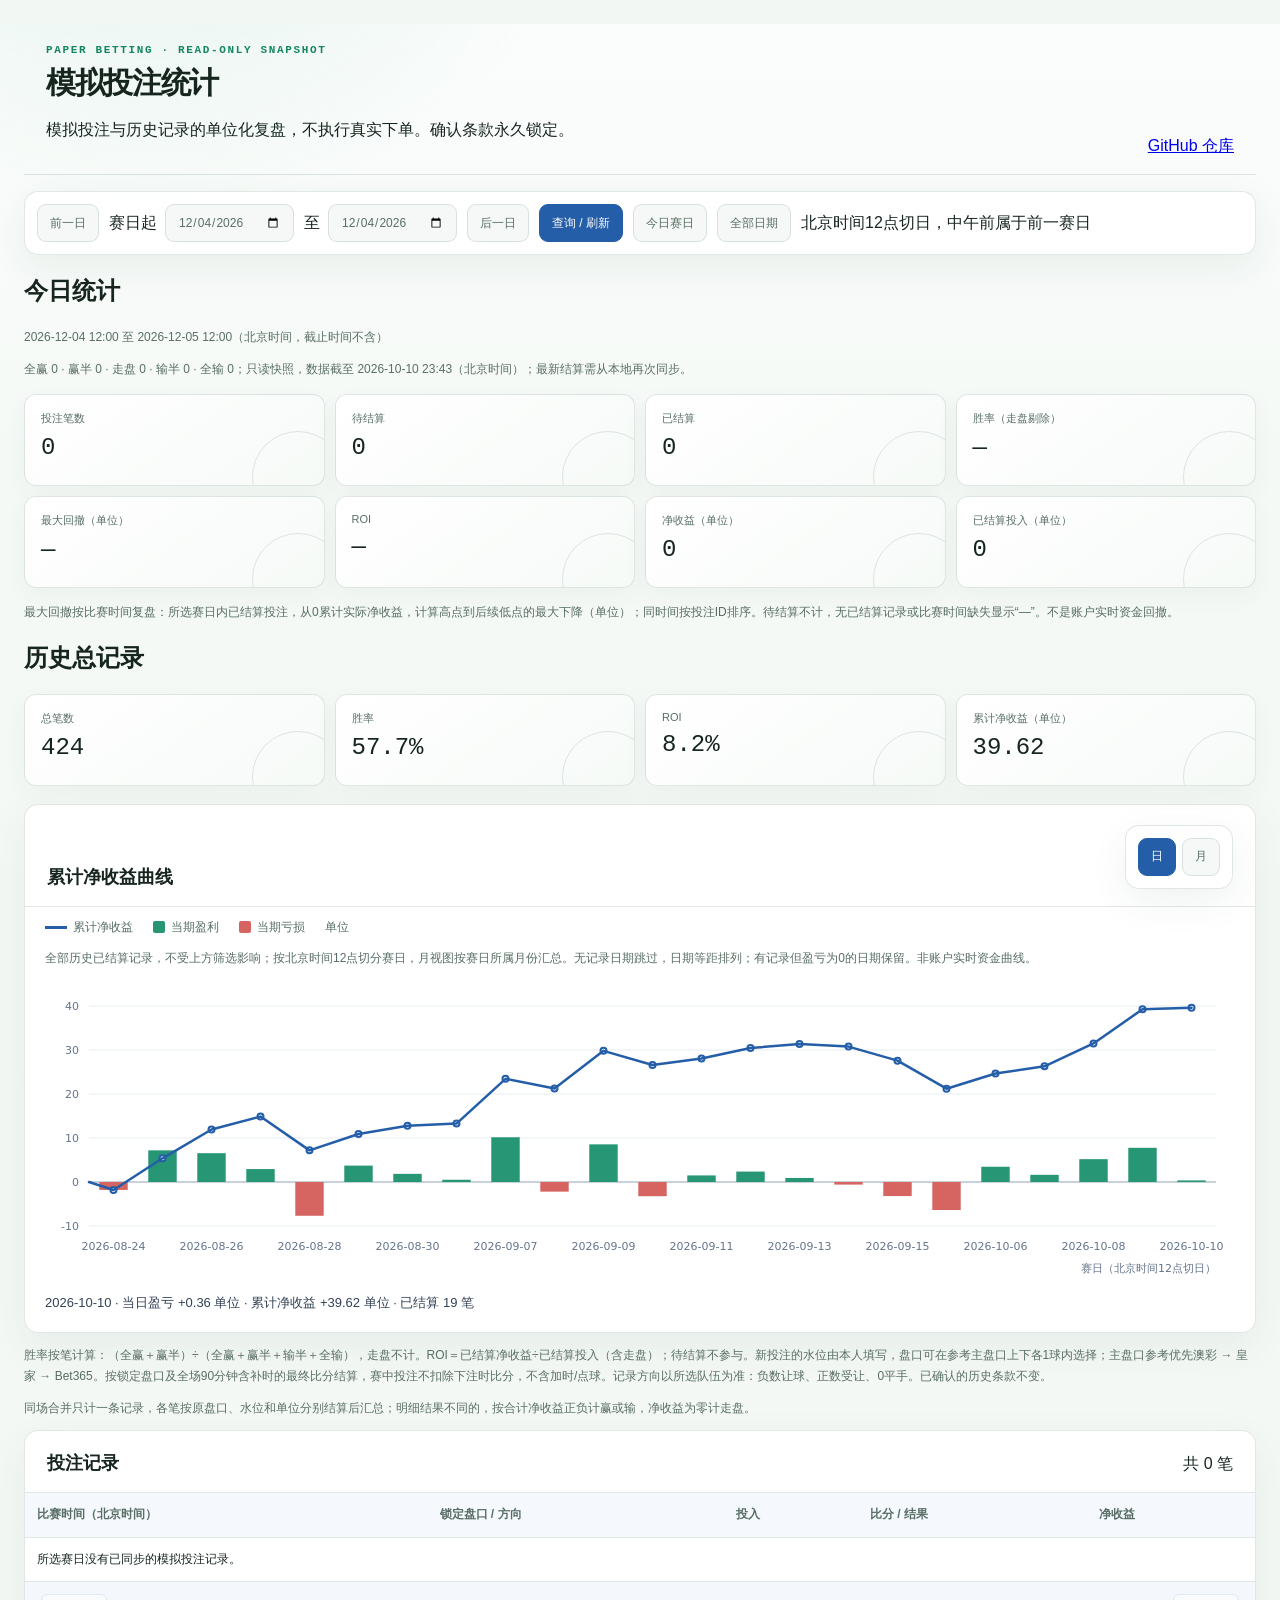
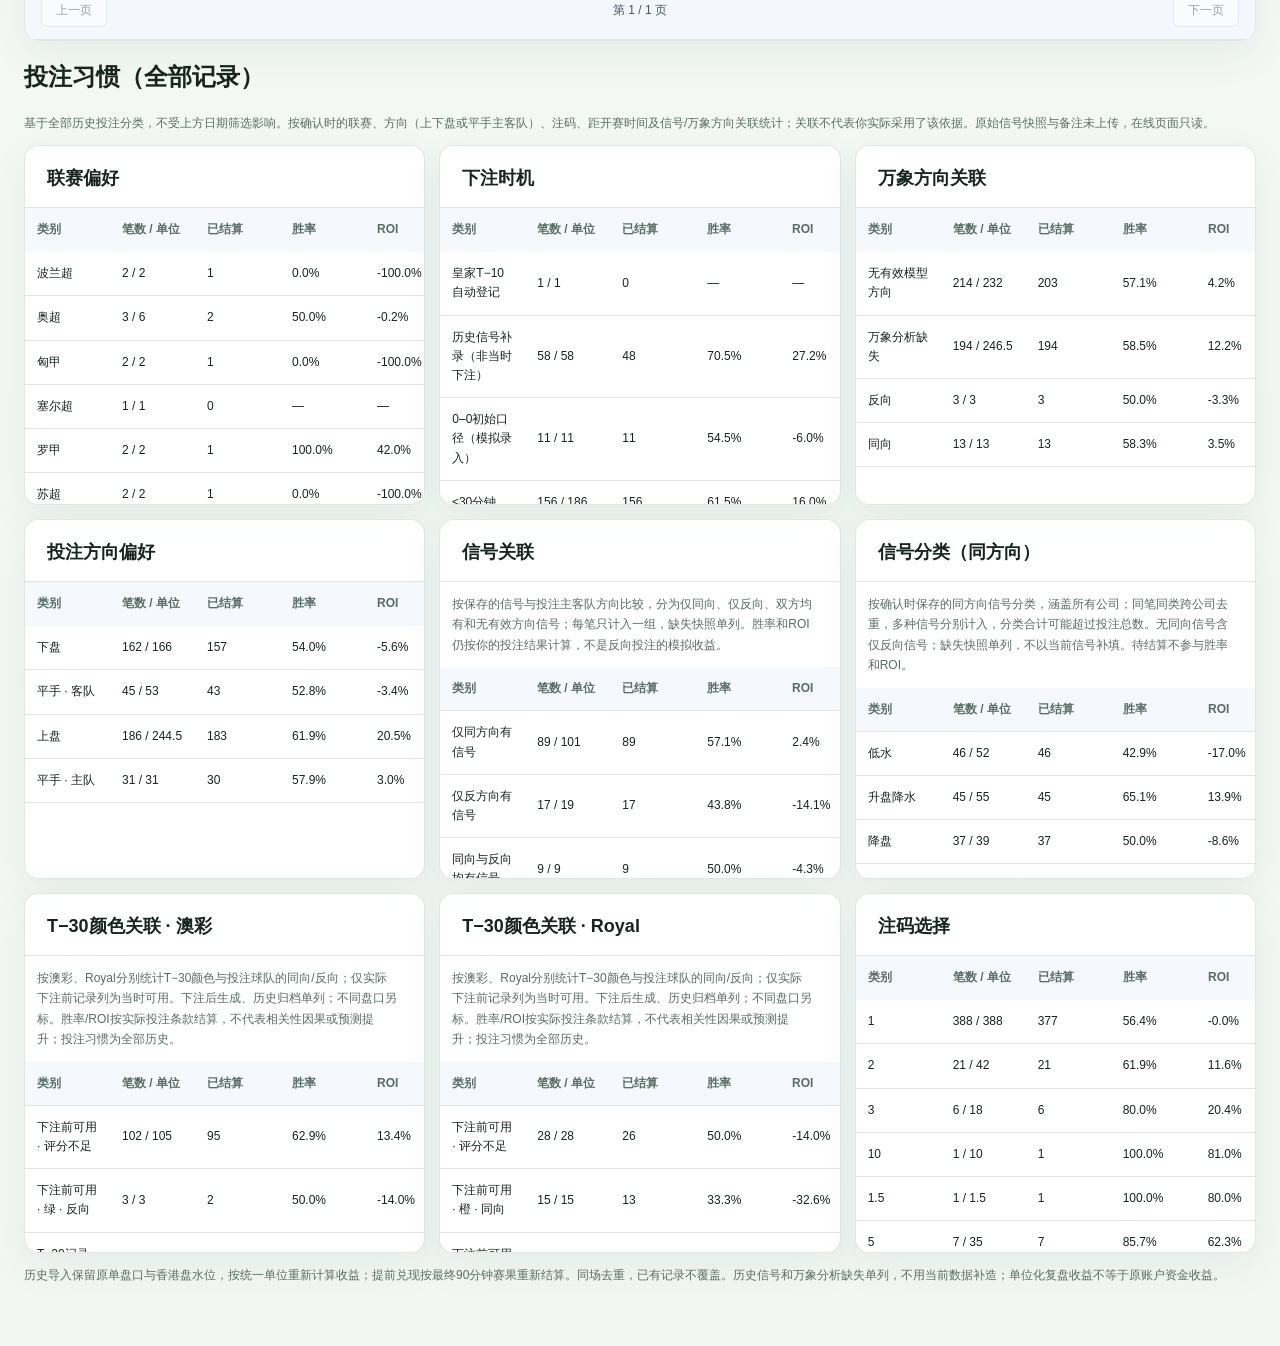
<file: paper-bets/index.html>
<!doctype html>
<html lang="zh-CN">
<head><meta charset="utf-8"><meta name="viewport" content="width=device-width,initial-scale=1"><title>模拟投注 · 统计与习惯</title><link rel="stylesheet" href="./styles.css?v=29"></head>
<body><main class="shell paper-stats">
  <div class="board-head"><div><p class="board-kicker">PAPER BETTING · READ-ONLY SNAPSHOT</p><h1>模拟投注统计</h1><p>模拟投注与历史记录的单位化复盘，不执行真实下单。确认条款永久锁定。</p></div><a href="https://github.com/smmufan-boop/WorldCup/tree/main/paper-bets">GitHub 仓库</a></div>
  <form id="paperStatsFilters" class="toolbar"><button type="button" id="paperStatsPrev">前一日</button><label>赛日起 <input type="date" name="from"></label><label>至 <input type="date" name="to"></label><button type="button" id="paperStatsNext">后一日</button><button class="paper-action">查询 / 刷新</button><button type="button" id="paperStatsToday">今日赛日</button><button type="button" id="paperStatsAll">全部日期</button><span>北京时间12点切日，中午前属于前一赛日</span></form>
  
  <h2 id="paperStatsPeriodTitle">今日统计</h2><p id="paperStatsPeriod" class="paper-rules"></p>
  <p id="paperStatsMessage" role="status">正在读取…</p><section id="paperStatsSummary" class="metric-grid"></section>
  
  <p class="paper-rules">最大回撤按比赛时间复盘：所选赛日内已结算投注，从0累计实际净收益，计算高点到后续低点的最大下降（单位）；同时间按投注ID排序。待结算不计，无已结算记录或比赛时间缺失显示“—”。不是账户实时资金回撤。</p>
  <h2>历史总记录</h2><section id="paperStatsAllTime" class="metric-grid"></section>
  <section id="paperProfitChart" class="board paper-profit-chart" aria-label="累计净收益曲线与各期盈亏">
    <div class="board-head"><h3>累计净收益曲线</h3><div class="toolbar paper-chart-controls" role="group" aria-label="收益图日期粒度"><button type="button" data-profit-period="day" aria-pressed="true">日</button><button type="button" data-profit-period="month" aria-pressed="false">月</button></div></div>
    <div class="paper-chart-legend"><span class="paper-legend-line">累计净收益</span><span class="paper-legend-gain">当期盈利</span><span class="paper-legend-loss">当期亏损</span><span>单位</span></div>
    <p class="paper-rules">全部历史已结算记录，不受上方筛选影响；按北京时间12点切分赛日，月视图按赛日所属月份汇总。无记录日期跳过，日期等距排列；有记录但盈亏为0的日期保留。非账户实时资金曲线。</p>
    <div id="paperProfitPlot" class="paper-profit-plot" tabindex="0" role="region" aria-label="收益图，可左右滚动">正在读取收益记录…</div>
    <p id="paperProfitDetail" class="paper-profit-detail" role="status" aria-live="polite"></p>
  </section>
  <p class="paper-rules">胜率按笔计算：（全赢＋赢半）÷（全赢＋赢半＋输半＋全输），走盘不计。ROI＝已结算净收益÷已结算投入（含走盘）；待结算不参与。新投注的水位由本人填写，盘口可在参考主盘口上下各1球内选择；主盘口参考优先澳彩 → 皇家 → Bet365。按锁定盘口及全场90分钟含补时的最终比分结算，赛中投注不扣除下注时比分，不含加时/点球。记录方向以所选队伍为准：负数让球、正数受让、0平手。已确认的历史条款不变。</p>
  <p class="paper-rules">同场合并只计一条记录，各笔按原盘口、水位和单位分别结算后汇总；明细结果不同的，按合计净收益正负计赢或输，净收益为零计走盘。</p>
  <section class="board"><div class="board-head"><h2>投注记录</h2><span id="paperRecordCount"></span></div><div class="paper-table-wrap"><table class="paper-table"><thead><tr><th>比赛时间（北京时间）</th><th>锁定盘口 / 方向</th><th>投入</th><th>比分 / 结果</th><th>净收益</th></tr></thead><tbody id="paperStatsRecords"></tbody></table></div><nav id="paperStatsPager" class="pagination"></nav></section>
  <h2>投注习惯（全部记录）</h2><p class="paper-rules">基于全部历史投注分类，不受上方日期筛选影响。按确认时的联赛、方向（上下盘或平手主客队）、注码、距开赛时间及信号/万象方向关联统计；关联不代表你实际采用了该依据。原始信号快照与备注未上传，在线页面只读。</p><div id="paperStatsHabits" class="paper-habits"></div>
  <p class="paper-rules">历史导入保留原单盘口与香港盘水位，按统一单位重新计算收益；提前兑现按最终90分钟赛果重新结算。同场去重，已有记录不覆盖。历史信号和万象分析缺失单列，不用当前数据补造；单位化复盘收益不等于原账户资金收益。</p>
</main><script src="./paper-site-data.js?v=3" defer></script><script src="./paper-profit-chart.js?v=2" defer></script><script src="./paper-stats.js?v=26" defer></script></body></html>
</file>
<file: paper-bets/styles.css>
:root {
  color-scheme: light;
  --bg: #f3f7f4;
  --panel: #ffffff;
  --panel-2: #f7faf8;
  --line: rgba(29, 71, 55, 0.13);
  --line-strong: rgba(25, 107, 76, 0.28);
  --text: #17251f;
  --text-dim: #71827a;
  --muted: #586e64;
  --faint: #87978f;
  --mint: #14865f;
  --mint-dim: rgba(20, 134, 95, 0.10);
  --gold: #b6740a;
  --gold-dim: rgba(182, 116, 10, 0.11);
  --red: #c34f49;
  --red-dim: rgba(195, 79, 73, 0.10);
  --blue: #316fc1;
  --blue-dim: rgba(49, 111, 193, 0.10);
  --radius: 14px;
  --mono: "IBM Plex Mono", "SFMono-Regular", Consolas, monospace;
  --sans: Inter, "PingFang SC", "Microsoft YaHei", sans-serif;
}

.dashboard-nav { display: flex; flex-wrap: wrap; gap: 8px; margin-top: 22px; }
.dashboard-nav a { display: inline-block; padding: 10px 16px; border: 1px solid var(--line); border-radius: 9px; background: #fff; color: var(--muted); text-decoration: none; font-weight: 600; font-size: 14px; }
.dashboard-nav a:hover, .dashboard-nav a.is-on { background: var(--mint-dim); border-color: var(--line-strong); color: var(--mint); }
.dashboard-nav a:focus-visible { outline: 2px solid var(--mint); outline-offset: 3px; }

* {
  box-sizing: border-box;
}

html {
  min-width: 320px;
  background: var(--bg);
}

body {
  margin: 0;
  min-height: 100vh;
  color: var(--text);
  font-family: var(--sans);
  background:
    radial-gradient(circle at 12% -10%, rgba(63, 168, 128, 0.16), transparent 30rem),
    linear-gradient(180deg, #fbfdfc 0, #f5f9f6 28rem, var(--bg) 100%);
}

button,
input,
select {
  font: inherit;
}

button,
select,
input[type="date"] {
  color: inherit;
}

button {
  cursor: pointer;
}

.masthead {
  padding: 32px max(24px, calc((100vw - 1480px) / 2));
  border-bottom: 1px solid var(--line);
  background:
    linear-gradient(100deg, rgba(245, 252, 248, 0.98), rgba(255, 255, 255, 0.82)),
    repeating-linear-gradient(90deg, transparent 0 79px, rgba(29, 71, 55, 0.035) 80px);
}

.brand-row {
  display: flex;
  align-items: flex-start;
  justify-content: space-between;
  gap: 32px;
}

.eyebrow,
.board-kicker,
.history-title p {
  margin: 0 0 7px;
  color: var(--mint);
  font-family: var(--mono);
  font-size: 11px;
  font-weight: 600;
  letter-spacing: 0.15em;
}

.live-dot {
  display: inline-block;
  width: 7px;
  height: 7px;
  margin-right: 7px;
  border-radius: 50%;
  background: var(--faint);
}

.live-dot.is-live {
  background: var(--mint);
  box-shadow: 0 0 0 5px rgba(20, 134, 95, 0.09), 0 0 14px rgba(20, 134, 95, 0.34);
  animation: breathe 1.8s infinite;
}

@keyframes breathe {
  50% { opacity: 0.55; }
}

h1 {
  margin: 0;
  font-size: clamp(30px, 4vw, 48px);
  font-weight: 760;
  letter-spacing: -0.045em;
}

.subtitle {
  margin: 9px 0 0;
  color: var(--muted);
  font-size: 14px;
}

.sync-card {
  display: grid;
  min-width: 210px;
  justify-items: end;
  gap: 5px;
  padding: 15px 17px;
  border: 1px solid var(--line);
  border-radius: 12px;
  background: rgba(255, 255, 255, 0.78);
  box-shadow: 0 8px 28px rgba(31, 72, 56, 0.07);
}

.sync-card strong {
  font-family: var(--mono);
  font-size: 18px;
  font-weight: 500;
}

.sync-card small {
  color: var(--muted);
}

.source-badge {
  padding: 3px 8px;
  border-radius: 999px;
  color: var(--muted);
  background: rgba(29, 71, 55, 0.06);
  font-size: 11px;
}

.source-badge.live {
  color: var(--mint);
  background: var(--mint-dim);
}

.source-badge.stale {
  color: var(--gold);
  background: var(--gold-dim);
}

.shape-strip {
  display: grid;
  grid-template-columns: repeat(7, minmax(90px, 1fr));
  gap: 1px;
  margin-top: 28px;
  overflow: hidden;
  border: 1px solid var(--line);
  border-radius: 11px;
  background: var(--line);
}

.shape-cell {
  display: grid;
  min-height: 72px;
  place-content: center;
  text-align: center;
  background: rgba(255, 255, 255, 0.92);
}

.shape-cell strong {
  color: var(--gold);
  font-family: var(--mono);
  font-size: 19px;
  font-weight: 500;
}

.shape-cell span {
  margin-top: 4px;
  color: var(--muted);
  font-size: 11px;
}

.shape-cell.zero strong {
  color: var(--faint);
}

.shell {
  width: min(1480px, calc(100% - 48px));
  margin: 24px auto 60px;
}

.toolbar {
  display: flex;
  flex-wrap: wrap;
  gap: 10px;
  align-items: center;
  padding: 12px;
  border: 1px solid var(--line);
  border-radius: var(--radius);
  background: rgba(255, 255, 255, 0.90);
  box-shadow: 0 12px 38px rgba(31, 72, 56, 0.07);
}

.date-nav,
.segmented,
.toolbar-tail,
.search-wrap {
  display: flex;
  align-items: center;
}

.date-nav,
.segmented {
  gap: 2px;
  padding: 3px;
  border: 1px solid var(--line);
  border-radius: 9px;
  background: #f5f8f6;
}

.date-nav button,
.segmented button,
.refresh-btn,
.text-btn,
.icon-btn {
  min-height: 31px;
  border: 0;
  border-radius: 6px;
  background: transparent;
  color: var(--muted);
  font-size: 12px;
}

.date-nav button:hover,
.segmented button:hover,
.refresh-btn:hover {
  color: var(--text);
  background: rgba(29, 71, 55, 0.06);
}

.segmented button {
  padding: 0 10px;
}

.segmented button.is-on {
  color: #ffffff;
  background: var(--mint);
  font-weight: 700;
}

.date-nav input {
  width: 126px;
  min-height: 31px;
  border: 0;
  outline: 0;
  color: var(--text);
  background: transparent;
  font-family: var(--mono);
  font-size: 12px;
}

.date-nav input::-webkit-calendar-picker-indicator {
  filter: none;
}

.toolbar-tail {
  flex: 1 1 360px;
  justify-content: flex-end;
  gap: 8px;
}

.search-wrap {
  flex: 1 1 180px;
  max-width: 260px;
  gap: 8px;
  min-height: 38px;
  padding: 0 11px;
  border: 1px solid var(--line);
  border-radius: 9px;
  color: var(--faint);
  background: #f5f8f6;
}

.search-wrap input {
  width: 100%;
  border: 0;
  outline: 0;
  color: var(--text);
  background: transparent;
  font-size: 12px;
}

.search-wrap input::placeholder {
  color: var(--faint);
}

select,
.refresh-btn {
  min-height: 38px;
  padding: 0 11px;
  border: 1px solid var(--line);
  border-radius: 9px;
  background: #f5f8f6;
  color: var(--muted);
  font-size: 12px;
}

select option {
  background: var(--panel);
}

.metric-grid {
  display: grid;
  grid-template-columns: repeat(4, 1fr);
  gap: 10px;
  margin: 14px 0;
}

.metric {
  position: relative;
  overflow: hidden;
  min-height: 92px;
  padding: 16px;
  border: 1px solid var(--line);
  border-radius: 12px;
  background: linear-gradient(145deg, #ffffff, #f6faf7);
  box-shadow: 0 8px 24px rgba(31, 72, 56, 0.045);
}

.metric::after {
  position: absolute;
  right: -20px;
  bottom: -38px;
  width: 90px;
  height: 90px;
  border: 1px solid var(--line);
  border-radius: 50%;
  content: "";
}

.metric span {
  display: block;
  margin-bottom: 8px;
  color: var(--muted);
  font-size: 11px;
}

.metric strong {
  font-family: var(--mono);
  font-size: 24px;
  font-weight: 500;
}

.metric.hot strong { color: var(--gold); }
.metric.good strong { color: var(--mint); }
.metric.bad strong { color: var(--red); }
.metric.cool strong { color: var(--blue); }

.board {
  overflow: hidden;
  border: 1px solid var(--line);
  border-radius: var(--radius);
  background: rgba(255, 255, 255, 0.94);
  box-shadow: 0 14px 40px rgba(31, 72, 56, 0.065);
}

.board-head {
  display: flex;
  align-items: flex-end;
  justify-content: space-between;
  gap: 24px;
  padding: 20px 22px 17px;
  border-bottom: 1px solid var(--line);
}

.board-head h2,
.history-title h3 {
  margin: 0;
  font-size: 18px;
}

.board-head > p {
  margin: 0;
  color: var(--muted);
  font-family: var(--mono);
  font-size: 11px;
}

.row-grid {
  display: grid;
  grid-template-columns: 105px minmax(105px, 0.75fr) minmax(250px, 1.65fr) minmax(150px, 1fr) minmax(150px, 1fr) minmax(210px, 1.25fr) 34px;
  gap: 15px;
  align-items: center;
}

.column-head {
  min-height: 42px;
  padding: 0 20px;
  border-bottom: 1px solid var(--line);
  color: var(--faint);
  font-size: 10px;
  letter-spacing: 0.07em;
}

.status-band {
  display: flex;
  align-items: center;
  gap: 8px;
  padding: 9px 20px;
  border-bottom: 1px solid var(--line);
  color: var(--muted);
  background: rgba(29, 71, 55, 0.035);
  font-size: 11px;
  font-weight: 700;
  letter-spacing: 0.08em;
}

.priority-band {
  display: flex;
  align-items: center;
  gap: 9px;
  padding: 8px 20px;
  border-bottom: 1px solid var(--line);
  color: var(--mint);
  background: rgba(20, 134, 95, 0.065);
  font-size: 10px;
}

.priority-band strong {
  letter-spacing: 0.08em;
}

.priority-band em {
  color: var(--faint);
  font-family: var(--mono);
  font-style: normal;
}

.priority-band span {
  margin-left: auto;
  color: var(--text-dim);
  font-size: 9px;
}

.priority-band.tier1 {
  color: var(--blue);
  background: rgba(49, 111, 193, 0.055);
}

.priority-band.bet365 {
  color: #6b49a8;
  background: rgba(107, 73, 168, 0.075);
}

.status-band.Playing {
  color: var(--mint);
  background: var(--mint-dim);
}

.status-band.Fixture {
  color: var(--blue);
  background: var(--blue-dim);
}

.status-band.Played {
  color: var(--muted);
  background: rgba(29, 71, 55, 0.035);
}

.status-band em {
  color: var(--faint);
  font-family: var(--mono);
  font-style: normal;
  font-weight: 400;
}

.match-wrap {
  border-bottom: 1px solid var(--line);
}

.match-wrap:last-child {
  border-bottom: 0;
}

.analysis-box {
  display: grid;
  gap: 7px;
  margin: 0 20px 12px;
  padding: 9px 12px;
  border: 1px solid rgba(29, 71, 55, 0.12);
  border-radius: 8px;
  background: rgba(29, 71, 55, 0.035);
}

.analysis-box.stable_play {
  border-color: rgba(8, 122, 85, 0.28);
  background: rgba(10, 160, 109, 0.07);
}

.analysis-box.filter {
  border-color: rgba(183, 66, 37, 0.18);
  background: rgba(183, 66, 37, 0.045);
}

.analysis-title,
.analysis-result {
  display: flex;
  flex-wrap: wrap;
  align-items: center;
  gap: 7px;
}

.analysis-title strong {
  margin-right: 3px;
  color: var(--text);
  font-size: 11px;
}

.analysis-run-button { margin-left: auto; padding: 5px 10px; border: 1px solid #abc1d4; border-radius: 6px; background: #f5faff; color: #245579; font-size: 11px; cursor: pointer; }
.analysis-run-button:hover:not(:disabled) { background: #e7f2fb; }
.analysis-run-button:disabled { opacity: .55; cursor: not-allowed; }
.analysis-title > small { flex-basis: 100%; color: var(--muted); }

.analysis-stage {
  padding: 2px 6px;
  border-radius: 999px;
  color: var(--faint);
  background: rgba(29, 71, 55, 0.05);
  font-family: var(--mono);
  font-size: 8px;
}

.analysis-stage.complete {
  color: #08734f;
  background: rgba(10, 160, 109, 0.10);
}

.analysis-stage.running,
.analysis-stage.queued {
  color: var(--blue);
  background: var(--blue-dim);
}

.analysis-stage.failed {
  color: var(--red);
  background: var(--red-dim);
}

.analysis-stage.not_needed {
  color: #08734f;
  background: rgba(10, 160, 109, 0.08);
}

.analysis-stage.waiting_window,
.analysis-stage.waiting_t1,
.analysis-stage.due,
.analysis-stage.expired {
  color: #8a6509;
  background: rgba(216, 165, 40, 0.10);
}

.analysis-result span {
  display: inline-flex;
  align-items: baseline;
  gap: 5px;
  padding-right: 12px;
  border-right: 1px solid rgba(29, 71, 55, 0.10);
}

.analysis-result span:last-child {
  border-right: 0;
}

.analysis-result small {
  color: var(--faint);
  font-size: 8px;
}

.analysis-result b {
  color: var(--text);
  font-size: 10px;
}

.analysis-result .gate.stable_play {
  color: #08734f;
}

.analysis-result .gate.observe {
  color: #9a6a00;
}

.analysis-result .gate.filter {
  color: var(--red);
}

.analysis-box p {
  overflow: hidden;
  margin: 0;
  color: var(--muted);
  font-size: 9px;
  line-height: 1.5;
  text-overflow: ellipsis;
  white-space: nowrap;
}

.match-row {
  position: relative;
  min-height: 82px;
  padding: 12px 20px;
  transition: background 160ms ease;
}

.match-row:hover,
.match-wrap.is-open .match-row {
  background: rgba(20, 134, 95, 0.035);
}

.match-wrap.has-strong .match-row::before {
  position: absolute;
  inset: 0 auto 0 0;
  width: 5px;
  background: linear-gradient(180deg, #f0b83a, #d95432);
  content: "";
}

.match-wrap.has-strong .match-row {
  background: linear-gradient(90deg, rgba(240, 184, 58, 0.16), rgba(255, 255, 255, 0) 52%);
  box-shadow: inset 0 0 0 1px rgba(217, 84, 50, 0.16);
}

.match-wrap.has-low .match-row {
  background: linear-gradient(90deg, rgba(20, 134, 95, 0.18), rgba(255, 255, 255, 0) 58%);
  box-shadow: inset 0 0 0 2px rgba(20, 134, 95, 0.34);
}

.match-wrap.has-low .match-row::after {
  position: absolute;
  inset: 0 0 auto auto;
  width: 38px;
  height: 5px;
  background: #00a66f;
  content: "";
}

.time-cell strong,
.competition,
.odds-line,
.water-pair,
.delta-line {
  font-family: var(--mono);
}

.time-cell strong {
  display: block;
  font-size: 14px;
  font-weight: 500;
}

.status-pill {
  display: inline-flex;
  margin-top: 7px;
  padding: 3px 7px;
  border-radius: 999px;
  color: var(--muted);
  background: rgba(29, 71, 55, 0.06);
  font-size: 9px;
}

.status-pill.Playing {
  color: var(--mint);
  background: var(--mint-dim);
}

.competition {
  overflow: hidden;
  color: var(--muted);
  font-size: 11px;
  line-height: 1.5;
  text-overflow: ellipsis;
}

.competition span,
.competition small {
  display: block;
  overflow: hidden;
  text-overflow: ellipsis;
  white-space: nowrap;
}

.competition small {
  color: var(--text-dim);
  font-size: 9px;
}

.priority-chip {
  display: inline-flex;
  margin-right: 3px;
  padding: 1px 5px;
  border-radius: 999px;
  color: var(--muted);
  background: rgba(29, 71, 55, 0.06);
  font-family: var(--sans);
  font-style: normal;
}

.priority-chip.macau,
.priority-chip.dongqiudi_macau {
  color: var(--mint);
  background: var(--mint-dim);
}

.priority-chip.tier1 {
  color: var(--blue);
  background: var(--blue-dim);
}

.priority-chip.bet365 {
  color: #6b49a8;
  background: rgba(107, 73, 168, 0.12);
}

.dqd-id {
  color: var(--blue);
  font-weight: 750;
  text-decoration: none;
}

.dqd-id:hover {
  color: var(--mint);
  text-decoration: underline;
}

.focus-tag,
.focus-alert {
  display: inline-flex;
  align-items: center;
  border: 1px solid var(--rise-border, #e8d4a1);
  border-radius: 999px;
  color: var(--rise-fg, #725415);
  background: var(--rise-bg, #fff0cf);
  font-family: var(--sans);
  font-style: normal;
  font-weight: 850;
  line-height: 1.2;
  text-decoration: none;
  box-shadow: var(--rise-shadow, none);
}

.focus-tag {
  padding: 1px 6px;
  font-size: 9px;
}

.focus-alert {
  padding: 3px 8px;
  font-size: 10px;
  letter-spacing: 0.03em;
}

.teams {
  display: grid;
  grid-template-columns: minmax(80px, 1fr) auto minmax(80px, 1fr);
  align-items: center;
  gap: 10px;
}

.team {
  display: flex;
  align-items: center;
  gap: 6px;
  min-width: 0;
  overflow: hidden;
  text-overflow: ellipsis;
  white-space: nowrap;
  font-size: 13px;
  font-weight: 650;
}

.team.away {
  text-align: right;
  justify-content: flex-end;
}

.team-name { min-width:0; overflow:hidden; text-overflow:ellipsis; white-space:nowrap; }
.board-team-badge { width:24px; height:24px; flex:none; object-fit:contain; border-radius:4px; background:#fff; }
.board-team-badge[hidden] { display:none; }

.score {
  min-width: 46px;
  padding: 6px 8px;
  border: 1px solid var(--line);
  border-radius: 7px;
  text-align: center;
  color: var(--gold);
  background: #fffaf0;
  font-family: var(--mono);
  font-size: 13px;
}

.score.pending {
  color: var(--faint);
}

.score.unavailable {
  min-width: 76px;
  color: #a45d10;
  background: #fff7e8;
  border-color: #f0d1a5;
}

.score.stale-score {
  color: #8a6421;
  background: #fff8e9;
  border-color: #ead5a8;
}

.score small {
  display: block;
  margin-top: 2px;
  color: var(--text-dim);
  font-family: var(--sans);
  font-size: 7px;
  line-height: 1;
}

.odds-cell {
  display: grid;
  gap: 5px;
}

.company-kicker {
  width: fit-content;
  padding: 1px 5px;
  border: 1px solid rgba(134, 172, 255, 0.18);
  border-radius: 999px;
  color: var(--blue);
  background: var(--blue-dim);
  font-size: 8px;
  line-height: 1.35;
}

.company-kicker.official {
  color: var(--mint);
  border-color: var(--line-strong);
  background: var(--mint-dim);
}

.odds-line {
  overflow: hidden;
  color: var(--text);
  font-size: 12px;
  text-overflow: ellipsis;
  white-space: nowrap;
}

.water-pair {
  display: flex;
  gap: 5px;
  color: var(--muted);
  font-size: 11px;
}

.water-pair span {
  padding: 3px 5px;
  border-radius: 4px;
  background: rgba(29, 71, 55, 0.05);
}

/* All signals: Macau darkest, Royal medium, Bet365 lightest. Explicit scopes
   keep a primary company's palette from leaking into another company's marks. */
.signal-company-macau {
  --low-fg: #ffffff;
  --low-bg: #086044;
  --low-border: #064e3b;
  --low-shadow: 0 2px 6px rgba(6, 78, 59, 0.20);
  --rise-fg: #171207;
  --rise-bg: #b6740a;
  --rise-border: #9d6307;
  --rise-shadow: 0 2px 6px rgba(157, 99, 7, 0.20);
  --drop-fg: #ffffff;
  --drop-bg: #245da8;
}

.signal-company-royal {
  --low-fg: #ffffff;
  --low-bg: #268054;
  --low-border: #206c47;
  --low-shadow: none;
  --rise-fg: #503608;
  --rise-bg: #e7b852;
  --rise-border: #d3a13c;
  --rise-shadow: none;
  --drop-fg: #173b64;
  --drop-bg: #8bb5e7;
}

.signal-company-bet365,
.signal-company-other {
  --low-fg: #23583c;
  --low-bg: #d9f0df;
  --low-border: #a4d4b2;
  --low-shadow: none;
  --rise-fg: #725415;
  --rise-bg: #fff0cf;
  --rise-border: #e8d4a1;
  --rise-shadow: none;
  --drop-fg: #365a88;
  --drop-bg: #e5effc;
}

.water-pair span.low-water b {
  margin-right: 4px;
  padding: 1px 3px;
  border-radius: 3px;
  color: #075b40;
  background: #d8ffef;
  font-size: 8px;
  letter-spacing: 0.08em;
}

.odds-ts {
  color: var(--faint);
  font-family: var(--mono);
  font-size: 9px;
}

.movement-cell {
  display: grid;
  gap: 5px;
}

.movement-line {
  display: flex;
  flex-wrap: wrap;
  align-items: center;
  gap: 6px;
}

.recommendation-signal,
.move-badge,
.signal-badge {
  display: inline-flex;
  align-items: center;
  min-height: 21px;
  padding: 2px 7px;
  border-radius: 5px;
  color: var(--muted);
  background: rgba(29, 71, 55, 0.06);
  font-size: 10px;
}

.recommendation-signal.rise_cut,
.move-badge.rise_cut,
.signal-badge.rise_cut {
  color: var(--rise-fg, #725415);
  background: var(--rise-bg, #fff0cf);
  font-weight: 800;
}

.move-badge.rise_lift,
.move-badge.rise {
  color: var(--blue);
  background: var(--blue-dim);
}

.recommendation-signal.drop,
.move-badge.drop,
.signal-badge.drop {
  color: var(--drop-fg, #365a88);
  background: var(--drop-bg, #e5effc);
}

.move-badge.water {
  color: var(--muted);
  border: 1px solid rgba(29, 71, 55, 0.10);
  background: rgba(29, 71, 55, 0.05);
  box-shadow: none;
  font-weight: 600;
}

.move-badge.sample_limited {
  color: var(--faint);
  border: 1px solid rgba(29, 71, 55, 0.08);
  background: rgba(29, 71, 55, 0.035);
  box-shadow: none;
  font-weight: 500;
}

.water-pair span.low-water,
.recommendation-signal.low,
.signal-badge.low,
.low-focus-alert,
.low-focus-tag {
  color: var(--low-fg, #23583c);
  border: 1px solid var(--low-border, #a4d4b2);
  background: var(--low-bg, #d9f0df);
  box-shadow: var(--low-shadow, none);
  font-weight: 850;
}

.low-focus-alert,
.low-focus-tag {
  display: inline-flex;
  align-items: center;
  padding: 2px 7px;
  border-radius: 5px;
  font-size: 10px;
  font-weight: 850;
}

.low-focus-tag {
  padding: 1px 5px;
  font-size: 9px;
  text-decoration: none;
}

.move-badge.turnover {
  color: #d6a3ff;
  background: rgba(191, 126, 241, 0.13);
}

.delta-line {
  display: flex;
  flex-wrap: wrap;
  gap: 8px;
  color: var(--muted);
  font-size: 10px;
}

.delta-line .down { color: var(--mint); }
.delta-line .up { color: var(--red); }

.signal-list {
  display: flex;
  flex-wrap: wrap;
  gap: 4px;
}

.market-basis {
  width: fit-content;
  padding: 2px 6px;
  border-radius: 999px;
  color: var(--muted);
  background: rgba(29, 71, 55, 0.06);
  font-size: 8px;
}

.market-basis.monitoring {
  color: var(--mint);
  background: var(--mint-dim);
}

.market-basis.closed {
  color: var(--gold);
  background: var(--gold-dim);
}

.company-strip {
  display: grid;
  grid-template-columns: repeat(auto-fit, minmax(220px, 1fr));
  gap: 7px;
  padding: 0 20px 12px 140px;
}

.company-mini {
  display: flex;
  flex-wrap: wrap;
  align-items: center;
  gap: 5px 8px;
  min-height: 34px;
  padding: 7px 9px;
  border: 1px solid rgba(134, 172, 255, 0.16);
  border-radius: 8px;
  color: var(--muted);
  background: rgba(87, 123, 216, 0.045);
  font-family: var(--mono);
  font-size: 9px;
}

.company-mini.official {
  border-color: var(--line);
  background: rgba(96, 210, 164, 0.04);
}

.company-mini .company-name {
  color: var(--text);
  font-family: var(--sans);
  font-size: 10px;
  font-weight: 800;
}

.company-mini small {
  margin-left: auto;
  color: var(--faint);
}

.company-mini .move-badge,
.company-mini .signal-badge {
  min-height: 18px;
  padding: 1px 5px;
  font-size: 8px;
}

.signal-recommendations {
  display: grid;
  gap: 5px;
  margin: 0 20px 12px 140px;
}

.recommendations-heading {
  display: flex;
  flex-wrap: wrap;
  align-items: center;
  gap: 6px 12px;
  margin-bottom: 2px;
  color: var(--muted);
  font-size: 11px;
}

.recommendations-heading span {
  font-size: 9px;
}

.signal-recommendation {
  display: grid;
  grid-template-columns: 40px minmax(120px, 220px) minmax(0, 1fr);
  align-items: center;
  gap: 8px 12px;
  min-height: 42px;
  padding: 8px 12px;
  border-left: 3px solid var(--line);
  border-radius: 4px;
  background: #f5f8f6;
  font-size: 12px;
}

.recommendation-label {
  color: var(--muted);
}

.recommendation-evidence {
  display: flex;
  flex-wrap: wrap;
  align-items: center;
  gap: 5px;
  min-width: 0;
}

.recommendation-signal {
  width: fit-content;
  gap: 3px;
  font-weight: 750;
  white-space: nowrap;
}

.recommendation-signal .recommendation-company,
.recommendation-signal .recommendation-edge {
  color: inherit;
  font-size: inherit;
}

.recommendation-pick {
  display: flex;
  flex-wrap: wrap;
  align-items: center;
  gap: 6px 8px;
  min-width: 0;
}

.recommendation-side {
  padding: 1px 5px;
  border-radius: 4px;
  color: var(--muted);
  background: rgba(29, 71, 55, 0.07);
  font-size: 11px;
}

.recommendation-team {
  color: var(--text);
  font-size: 14px;
  overflow-wrap: anywhere;
}

.favorite-btn {
  display: block;
  margin-top: 7px;
  min-height: 30px;
  padding: 4px 7px;
  border: 1px solid var(--line);
  border-radius: 7px;
  background: #fff;
  color: var(--muted);
  font-size: 11px;
  white-space: nowrap;
}

.favorite-btn:hover:not(:disabled),
.favorite-btn.is-favorite {
  color: #805000;
  border-color: #dcb968;
  background: #fff4d8;
}

.favorite-btn:focus-visible,
#favoriteFilters button:focus-visible {
  outline: 2px solid #245da8;
  outline-offset: 2px;
}

.favorite-btn:disabled { opacity: .5; cursor: not-allowed; }
.favorite-message { margin: 10px 2px; color: var(--muted); font-size: 12px; }
.favorite-message.is-error { color: #b42318; }
.follow-teams-dialog { width:min(600px,calc(100% - 32px)); max-height:85vh; overflow:auto; padding:22px; border:1px solid var(--line); border-radius:14px; color:var(--text); background:#fff; }
.follow-teams-dialog::backdrop { background:rgba(19,34,46,.35); }
.follow-teams-dialog header { display:flex; align-items:center; justify-content:space-between; gap:16px; }
.follow-teams-dialog h2 { margin:0; font-size:20px; }
.follow-teams-dialog p,.follow-teams-dialog small { color:var(--muted); font-size:12px; line-height:1.7; }
#followTeamsSearch { box-sizing:border-box; width:100%; padding:10px; border:1px solid var(--line); border-radius:8px; }
#followTeamsList { list-style:none; padding:0; margin:12px 0; height:320px; overflow-y:auto; overscroll-behavior:contain; }
#followTeamsList li { display:flex; justify-content:space-between; align-items:center; gap:12px; padding:10px 2px; border-bottom:1px solid var(--line); }
#followTeamsList li div { min-width:0; overflow-wrap:anywhere; }
#followTeamsList small { display:block; }
#followTeamsList button { flex-shrink:0; }
#followTeamsList .is-followed { color:#805000; background:#fff4d8; }
#followTeamsMessage.is-error { color:#b42318; }
.follow-teams-dialog button:focus-visible,#followTeamsSearch:focus-visible { outline:2px solid #245da8; outline-offset:2px; }

.expand-btn {
  display: grid;
  width: 30px;
  height: 30px;
  place-items: center;
  border: 1px solid var(--line);
  border-radius: 7px;
  color: var(--muted);
  background: transparent;
  transition: transform 160ms ease, color 160ms ease;
}

.expand-btn:hover {
  color: var(--mint);
  border-color: var(--line-strong);
}

.match-wrap.is-open .expand-btn {
  transform: rotate(90deg);
}

.history-panel {
  padding: 18px 20px 22px;
  border-top: 1px solid var(--line);
  background: #f6faf7;
}

.history-groups,
.history-source {
  display: grid;
  gap: 14px;
}

.history-source + .history-source {
  padding-top: 16px;
  border-top: 1px solid var(--line);
}

.history-source-title {
  display: flex;
  align-items: center;
  gap: 8px;
}

.history-source-title h4 {
  margin: 0;
  color: var(--text);
  font-size: 13px;
}

.history-source-title b,
.history-source-title span {
  padding: 2px 6px;
  border-radius: 999px;
  color: var(--blue);
  background: var(--blue-dim);
  font-size: 8px;
}

.history-source-title .official-mark {
  color: var(--mint);
  background: var(--mint-dim);
}

.history-source-title span {
  margin-left: auto;
  color: var(--faint);
  background: rgba(29, 71, 55, 0.06);
}

.history-error,
.history-empty {
  margin: 0;
  color: var(--faint);
  font-size: 10px;
}

.history-title {
  display: flex;
  align-items: center;
  justify-content: space-between;
  margin-bottom: 14px;
}

.history-count {
  color: var(--muted);
  font-family: var(--mono);
  font-size: 10px;
}

.chart-grid {
  display: grid;
  grid-template-columns: 1fr 1fr;
  gap: 12px;
}

.chart-grid figure {
  margin: 0;
  padding: 13px;
  border: 1px solid var(--line);
  border-radius: 10px;
  background: #ffffff;
}

.chart-grid figcaption {
  margin-bottom: 8px;
  color: var(--muted);
  font-size: 10px;
}

.line-chart {
  min-height: 146px;
}

.line-chart svg {
  display: block;
  width: 100%;
  height: 146px;
}

.chart-gridline {
  stroke: rgba(29, 71, 55, 0.10);
  stroke-width: 1;
}

.chart-label {
  fill: var(--faint);
  font-family: var(--mono);
  font-size: 8px;
}

.chart-line,
.chart-home,
.chart-away {
  fill: none;
  stroke-width: 2;
  vector-effect: non-scaling-stroke;
}

.chart-line { stroke: var(--gold); }
.chart-home { stroke: var(--mint); }
.chart-away { stroke: var(--blue); }

.chart-dot-line { fill: var(--gold); }
.chart-dot-home { fill: var(--mint); }
.chart-dot-away { fill: var(--blue); }

.chart-legend {
  fill: var(--muted);
  font-family: var(--mono);
  font-size: 8px;
}

.history-list {
  display: flex;
  flex-wrap: wrap;
  gap: 6px;
  margin-top: 10px;
}

.history-item {
  display: flex;
  gap: 8px;
  padding: 6px 8px;
  border: 1px solid var(--line);
  border-radius: 6px;
  color: var(--muted);
  font-family: var(--mono);
  font-size: 9px;
}

.history-item strong {
  color: var(--text);
  font-weight: 500;
}

.notice {
  padding: 50px 20px;
  text-align: center;
  color: var(--muted);
  font-size: 13px;
}

.notice.error {
  color: var(--red);
}

.notice[hidden] {
  display: none;
}

@media (max-width: 1180px) {
  .row-grid {
    grid-template-columns: 90px minmax(220px, 1.5fr) minmax(135px, 1fr) minmax(135px, 1fr) minmax(190px, 1.2fr) 32px;
  }

  .row-grid > :nth-child(2) {
    display: none;
  }

  .metric-grid {
    grid-template-columns: repeat(3, 1fr);
  }

  .company-strip {
    grid-template-columns: 1fr;
    padding-left: 20px;
  }

  .signal-recommendations {
    margin-left: 20px;
  }
}

@media (max-width: 820px) {
  .masthead {
    padding: 24px 16px;
  }

  .brand-row {
    align-items: stretch;
    flex-direction: column;
  }

  .sync-card {
    justify-items: start;
  }

  .shape-strip {
    grid-template-columns: repeat(4, 1fr);
  }

  .shell {
    width: calc(100% - 24px);
    margin-top: 12px;
  }

  .toolbar-tail {
    justify-content: stretch;
  }

  .search-wrap {
    max-width: none;
  }

  .column-head {
    display: none;
  }

  .match-row {
    display: grid;
    grid-template-columns: 76px 1fr 30px;
    gap: 11px;
    padding: 15px;
  }

  .match-row > :nth-child(2) { display: none; }
  .match-row > :nth-child(3) { grid-column: 2; grid-row: 1; }
  .match-row > :nth-child(4) { grid-column: 2; grid-row: 2; }
  .match-row > :nth-child(5) { grid-column: 2; grid-row: 3; }
  .match-row > :nth-child(6) { grid-column: 2; grid-row: 4; }
  .match-row > :nth-child(7) { grid-column: 3; grid-row: 1; }

  .teams {
    grid-template-columns: 1fr auto 1fr;
  }

  .chart-grid {
    grid-template-columns: 1fr;
  }
}

@media (max-width: 520px) {
  .signal-recommendation {
    grid-template-columns: 32px minmax(0, 1fr);
    column-gap: 8px;
    padding: 8px;
  }

  .recommendation-pick {
    grid-column: 2 / -1;
  }

  .recommendation-evidence {
    grid-column: 2 / -1;
  }

  .shape-strip {
    grid-template-columns: repeat(2, 1fr);
  }

  .metric-grid {
    grid-template-columns: repeat(2, 1fr);
  }

  .toolbar-tail {
    align-items: stretch;
    flex-direction: column;
  }

  .segmented {
    overflow-x: auto;
  }

  .segmented button {
    white-space: nowrap;
  }
}
.pagination { display: flex; align-items: center; justify-content: space-between; gap: 12px; padding: 12px 16px; background: #f4f7fc; border-bottom: 1px solid #dce5f0; color: #44546a; font-size: 12px; }
.pagination[hidden] { display: none; }
.pagination button { padding: 7px 14px; border: 1px solid #c8d5e6; border-radius: 6px; background: #fff; color: #243851; cursor: pointer; white-space: nowrap; }
.pagination button:disabled { opacity: .45; cursor: default; }

/* Experimental local simulation; no money or bookmaker account is involved. */
.paper-box { display:flex; flex-wrap:wrap; align-items:center; gap:8px 12px; margin:0 20px 14px; padding:12px; border:1px solid #d7e2ed; border-radius:8px; background:#f7faff; font-size:12px; }
.paper-box strong { color:#315674; }
.paper-box label { display:flex; align-items:center; gap:5px; }
.paper-box select { max-width:230px; min-height:32px; }
.paper-box .paper-market-label { min-width:0; max-width:100%; }
.paper-box .paper-market-label select { width:420px; max-width:100%; min-width:0; }
.paper-market-detail { flex-basis:100%; color:var(--muted); line-height:1.6; overflow-wrap:anywhere; }
.paper-box input { min-width:120px; max-width:220px; padding:7px; border:1px solid #d0dae4; border-radius:5px; }
.paper-box small { color:var(--muted); }
.paper-box.disabled { color:var(--muted); background:#f6f7f8; }
.paper-box.locked { background:#eef7f1; border-color:#b8d8c7; }
.paper-action { padding:8px 14px; border:0; border-radius:6px; color:white; background:#245da8; cursor:pointer; }
.paper-action:disabled { opacity:.45; cursor:default; }
.paper-dialog { width:min(520px,calc(100% - 32px)); border:1px solid #bccdde; border-radius:12px; padding:24px; color:var(--text); background:white; }
.paper-dialog::backdrop { background:rgba(19,34,46,.35); }
.paper-dialog { max-height:calc(100dvh - 40px); overflow-y:auto; box-sizing:border-box; }
.paper-review { margin-top:18px; padding:14px; border:1px solid #d5dfdd; border-radius:10px; background:#f5f8f7; }
.paper-review h3 { margin:0 0 8px; font-size:16px; }
.paper-review ol { padding-left:22px; margin:8px 0; }
.paper-review li { margin:7px 0; }
.paper-review-warning { color:#8a4b13; }
.paper-review-footnote { color:#59686c; font-size:12px; }
.paper-review-scroll { overflow-x:auto; }
.paper-review table { width:100%; border-collapse:collapse; font-size:12px; }
.paper-review td,.paper-review th { padding:7px; text-align:left; vertical-align:top; border-bottom:1px solid #d5dfdd; }
.paper-review summary { cursor:pointer; color:#245da8; }
.paper-dialog-actions { position:sticky; bottom:-24px; background:white; padding:12px 0; }
.paper-dialog h2 { margin-top:0; }
.paper-confirm-content { font-size:14px; line-height:1.7; overflow-wrap:anywhere; }
.paper-confirm-message { color:#835514; font-size:12px; line-height:1.6; }
.paper-dialog-actions { display:flex; justify-content:flex-end; gap:12px; }
.paper-dialog-actions button { min-height:36px; padding:8px 12px; }
.paper-stats .board-head { flex-wrap:wrap; }
.paper-stats .board-head h1 { font-size:30px; }
.paper-stats .toolbar { margin-top:16px; }
.paper-stats .toolbar label { display:flex; align-items:center; gap:8px; }
.paper-stats .toolbar button,
.paper-stats .toolbar input[type="date"] { box-sizing:border-box; min-height:38px; padding:0 12px; border:1px solid var(--line); border-radius:9px; background:#f5f8f6; color:var(--muted); font:inherit; font-size:12px; }
.paper-stats .toolbar button { cursor:pointer; white-space:nowrap; }
.paper-stats .toolbar button:hover { color:var(--text); background:#eaf0ec; }
.paper-stats .toolbar button:disabled { opacity:.55; cursor:wait; }
.paper-sync { align-items:center; }
.paper-sync [role="status"] { color:var(--muted); font-size:12px; }
.paper-sync [data-state="error"] { color:#b42318; }
.paper-stats .toolbar .paper-action { color:#fff; background:#245da8; border-color:#245da8; }
.paper-stats .toolbar .paper-action:hover { background:#1d4e90; }
.paper-stats .toolbar button:focus-visible,
.paper-stats .toolbar input[type="date"]:focus-visible { outline:2px solid #245da8; outline-offset:2px; }
.paper-rules,#paperStatsMessage { color:var(--muted); font-size:12px; line-height:1.7; }
.paper-table-wrap { overflow-x:auto; }
.paper-table { width:100%; border-collapse:collapse; font-size:12px; }
.paper-table th,.paper-table td { padding:12px; text-align:left; border-bottom:1px solid var(--line); line-height:1.6; overflow-wrap:anywhere; }
.paper-table th { background:#f5f8fc; color:var(--muted); white-space:nowrap; }
.paper-table td { min-width:85px; }
.paper-match-teams { display:flex; align-items:center; flex-wrap:wrap; gap:6px 10px; margin:5px 0; }
.paper-team { display:inline-flex; align-items:center; gap:6px; min-width:0; }
.paper-team-badge { width:24px; height:24px; flex:none; object-fit:contain; border-radius:4px; background:#fff; }
.paper-team-badge[hidden] { display:none; }
.paper-match-vs { color:var(--muted); font-size:11px; }
.paper-profit { color:#086044; font-weight:700; }
.paper-loss { color:var(--red); font-weight:700; }
.paper-profit-chart { margin-top:18px; min-width:0; }
.paper-profit-chart h3 { margin:0; font-size:18px; }
.paper-stats .paper-chart-controls { margin:0; gap:6px; }
.paper-stats .paper-chart-controls button[aria-pressed="true"] { background:#245da8; border-color:#245da8; color:#fff; }
.paper-chart-legend { display:flex; align-items:center; flex-wrap:wrap; gap:12px 20px; margin:12px 20px; color:var(--muted); font-size:12px; }
.paper-profit-chart > .paper-rules { margin:12px 20px; }
.paper-chart-legend span { display:inline-flex; align-items:center; gap:6px; }
.paper-legend-line::before { content:""; width:22px; height:3px; background:#245da8; }
.paper-legend-gain::before,.paper-legend-loss::before { content:""; width:12px; height:12px; border-radius:2px; background:#269675; }
.paper-legend-loss::before { background:#d66460; }
.paper-profit-plot { overflow-x:auto; min-width:0; overscroll-behavior-x:contain; scrollbar-gutter:stable; }
.paper-profit-plot svg { display:block; width:100%; height:300px; }
.paper-profit-plot text { fill:#64748b; font:11px system-ui,sans-serif; }
.paper-chart-grid { stroke:#e7edf3; stroke-width:1; }
.paper-chart-zero { stroke:#94a3b8; stroke-width:1.2; }
.paper-chart-line { fill:none; stroke:#245da8; stroke-width:2.5; stroke-linecap:round; stroke-linejoin:round; pointer-events:none; }
.paper-chart-dot { fill:#fff; stroke:#245da8; stroke-width:2; pointer-events:none; }
.paper-chart-hit { fill:transparent; }
.paper-chart-bar.gain { fill:#269675; }
.paper-chart-bar.loss { fill:#d66460; }
.paper-chart-bar.flat { fill:#94a3b8; }
.paper-chart-point { cursor:crosshair; outline:none; }
.paper-chart-point:hover .paper-chart-hit,.paper-chart-point:focus .paper-chart-hit { fill:#245da810; }
.paper-chart-point:focus .paper-chart-hit { stroke:#245da8; stroke-dasharray:3 3; }
.paper-profit-plot:focus-visible { outline:2px solid #245da8; outline-offset:2px; }
.paper-profit-detail { min-height:22px; margin:12px 20px 18px; color:#334155; font-size:13px; line-height:1.7; font-variant-numeric:tabular-nums; }
.paper-chart-empty { padding:70px 12px; color:var(--muted); text-align:center; }
.paper-habits { display:grid; grid-template-columns:repeat(auto-fit,minmax(320px,1fr)); gap:14px; }
.paper-habit-card { box-sizing:border-box; height:360px; min-width:0; display:flex; flex-direction:column; }
.paper-habit-card .board-head { flex:none; }
.paper-habit-card .board-head h3 { margin:0; font-size:18px; }
.paper-habit-scroll { flex:1; min-height:0; min-width:0; overflow:auto; overscroll-behavior:contain; scrollbar-gutter:stable; }
.paper-habit-scroll:focus-visible { outline:2px solid #245da8; outline-offset:-2px; }
.paper-habit-scroll .paper-rules { margin:12px; }
.paper-habit-scroll .paper-table th { position:sticky; top:0; z-index:1; }
@media(max-width:520px) { .paper-box {margin:0 12px 12px;} .paper-habits {grid-template-columns:1fr;} .paper-box label {width:100%;} .paper-box select {flex:1;max-width:none;} }
/* Shared Wanxiang production + frozen AH candidate: secondary, not a signal. */
.parallel-analysis { margin-top: 12px; padding: 12px; border: 1px solid #cbd5e1; border-radius: 8px; background: #f8fafc; color: #334155; }
.parallel-heading { display: flex; align-items: center; flex-wrap: wrap; gap: 8px 16px; font-size: 12px; }
.parallel-heading > span { padding: 3px 8px; border-radius: 5px; background: #e2e8f0; }
.parallel-gates { display: flex; flex-wrap: wrap; gap: 6px; margin: 8px 0; }
.parallel-note, .parallel-legacy { color: #64748b; font-size: 12px; }
.reference-analysis { margin-top: 10px; padding: 12px; border: 1px solid #d4dbe6; border-radius: 8px; background: #f8fafc; color: #334155; }
.reference-heading { display: flex; align-items: center; flex-wrap: wrap; gap: 10px; margin-bottom: 8px; }
.reference-heading > span, .analysis-stage.reference { background: #fff3d8; color: #805511; border-color: #ebd29b; }
.reference-heading > span { padding: 3px 7px; border-radius: 5px; font-size: 12px; }
.reference-analysis details { margin-top: 8px; font-size: 12px; }
.reference-analysis summary { cursor: pointer; color: #475569; }
.reference-table-scroll { overflow-x: auto; margin-top: 8px; }
.reference-table { width: 100%; border-collapse: collapse; white-space: nowrap; font-size: 12px; }
.reference-table th, .reference-table td { padding: 6px 8px; border-bottom: 1px solid #e2e8f0; text-align: right; }
.reference-table th:first-child { text-align: left; }
</file>
